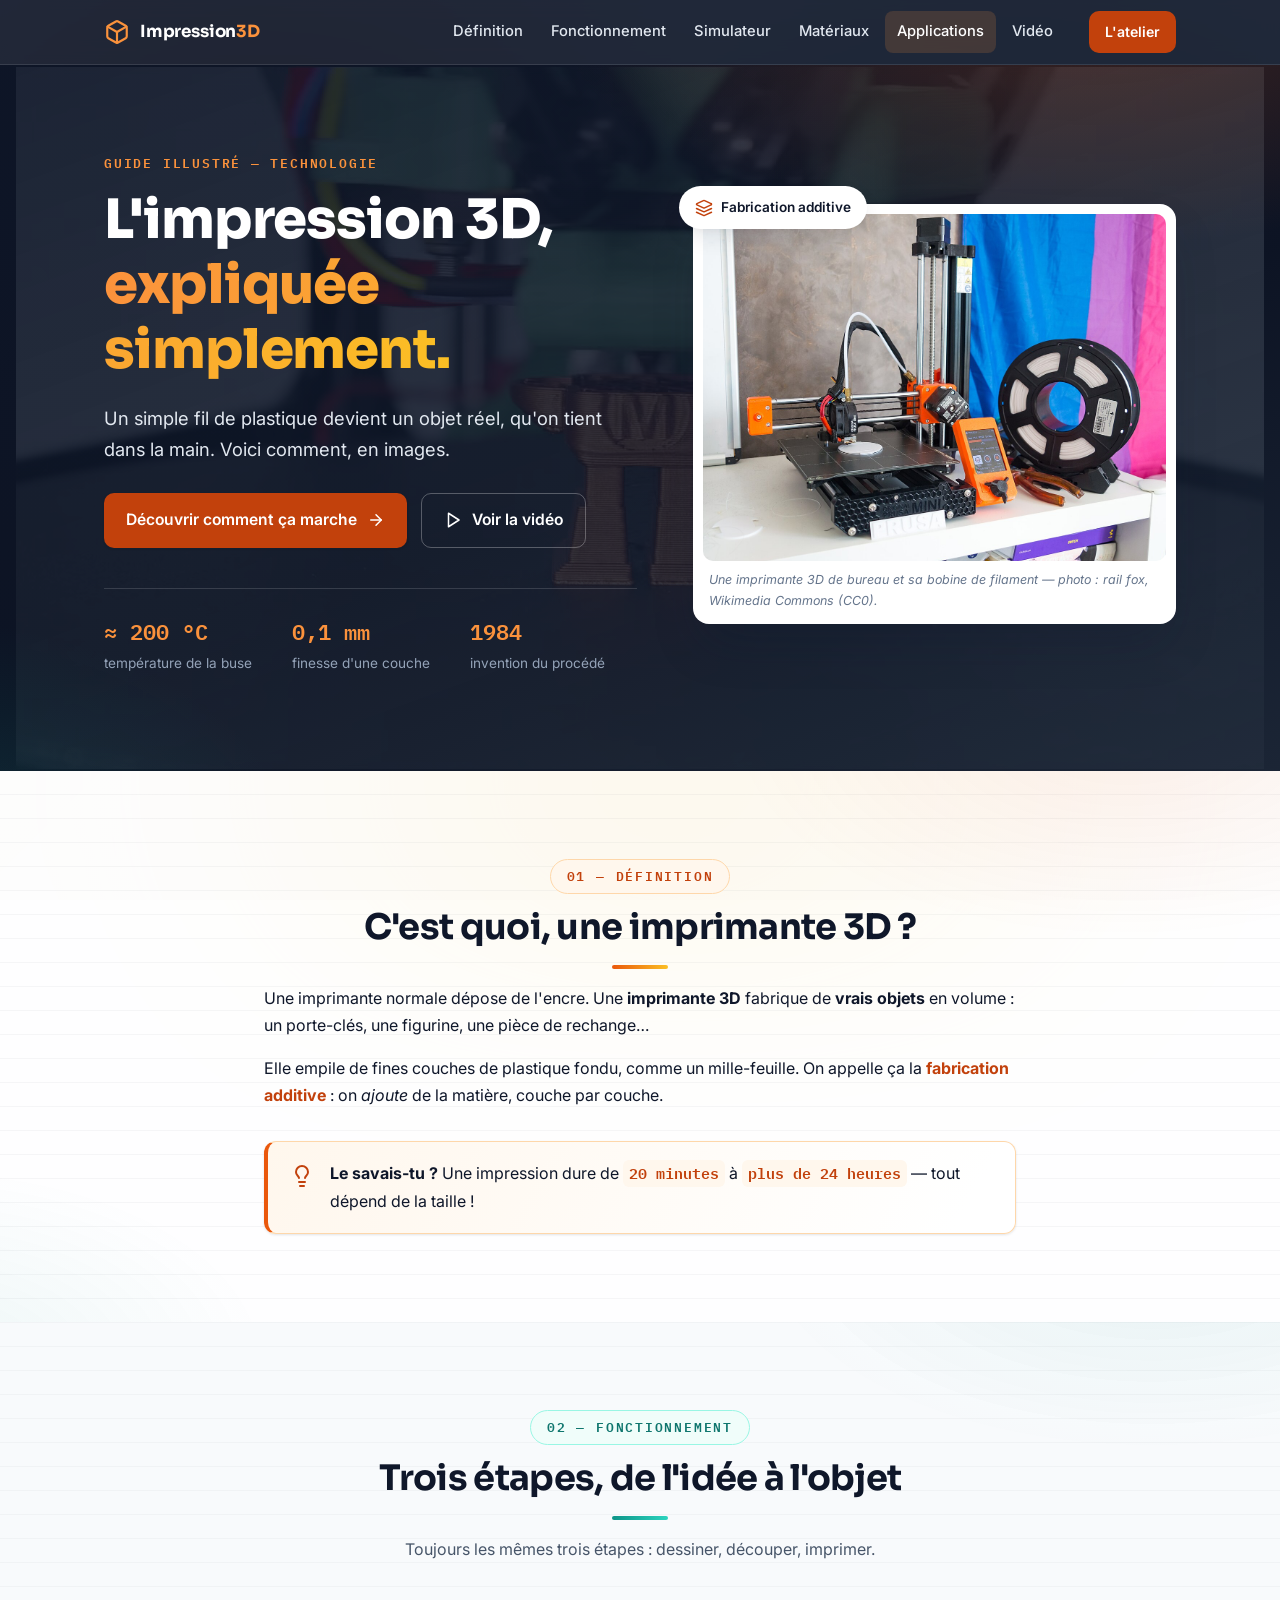
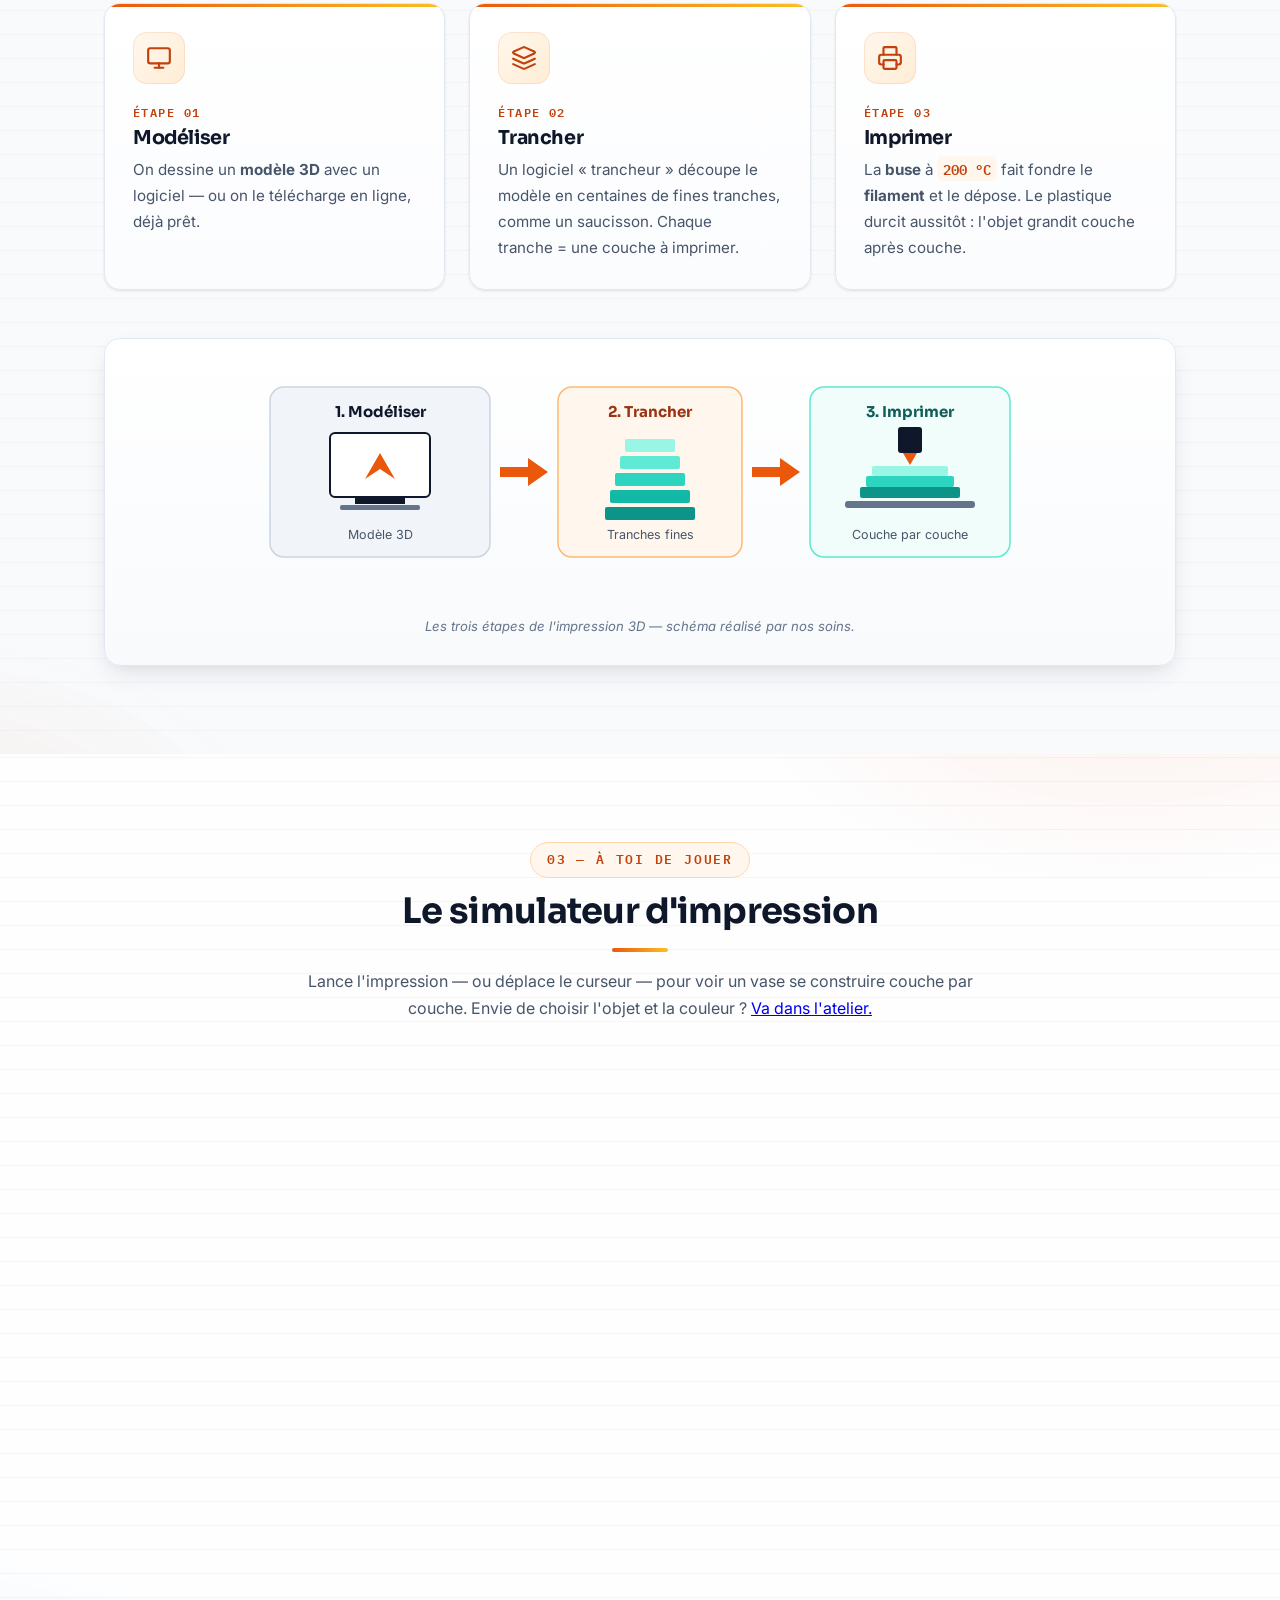
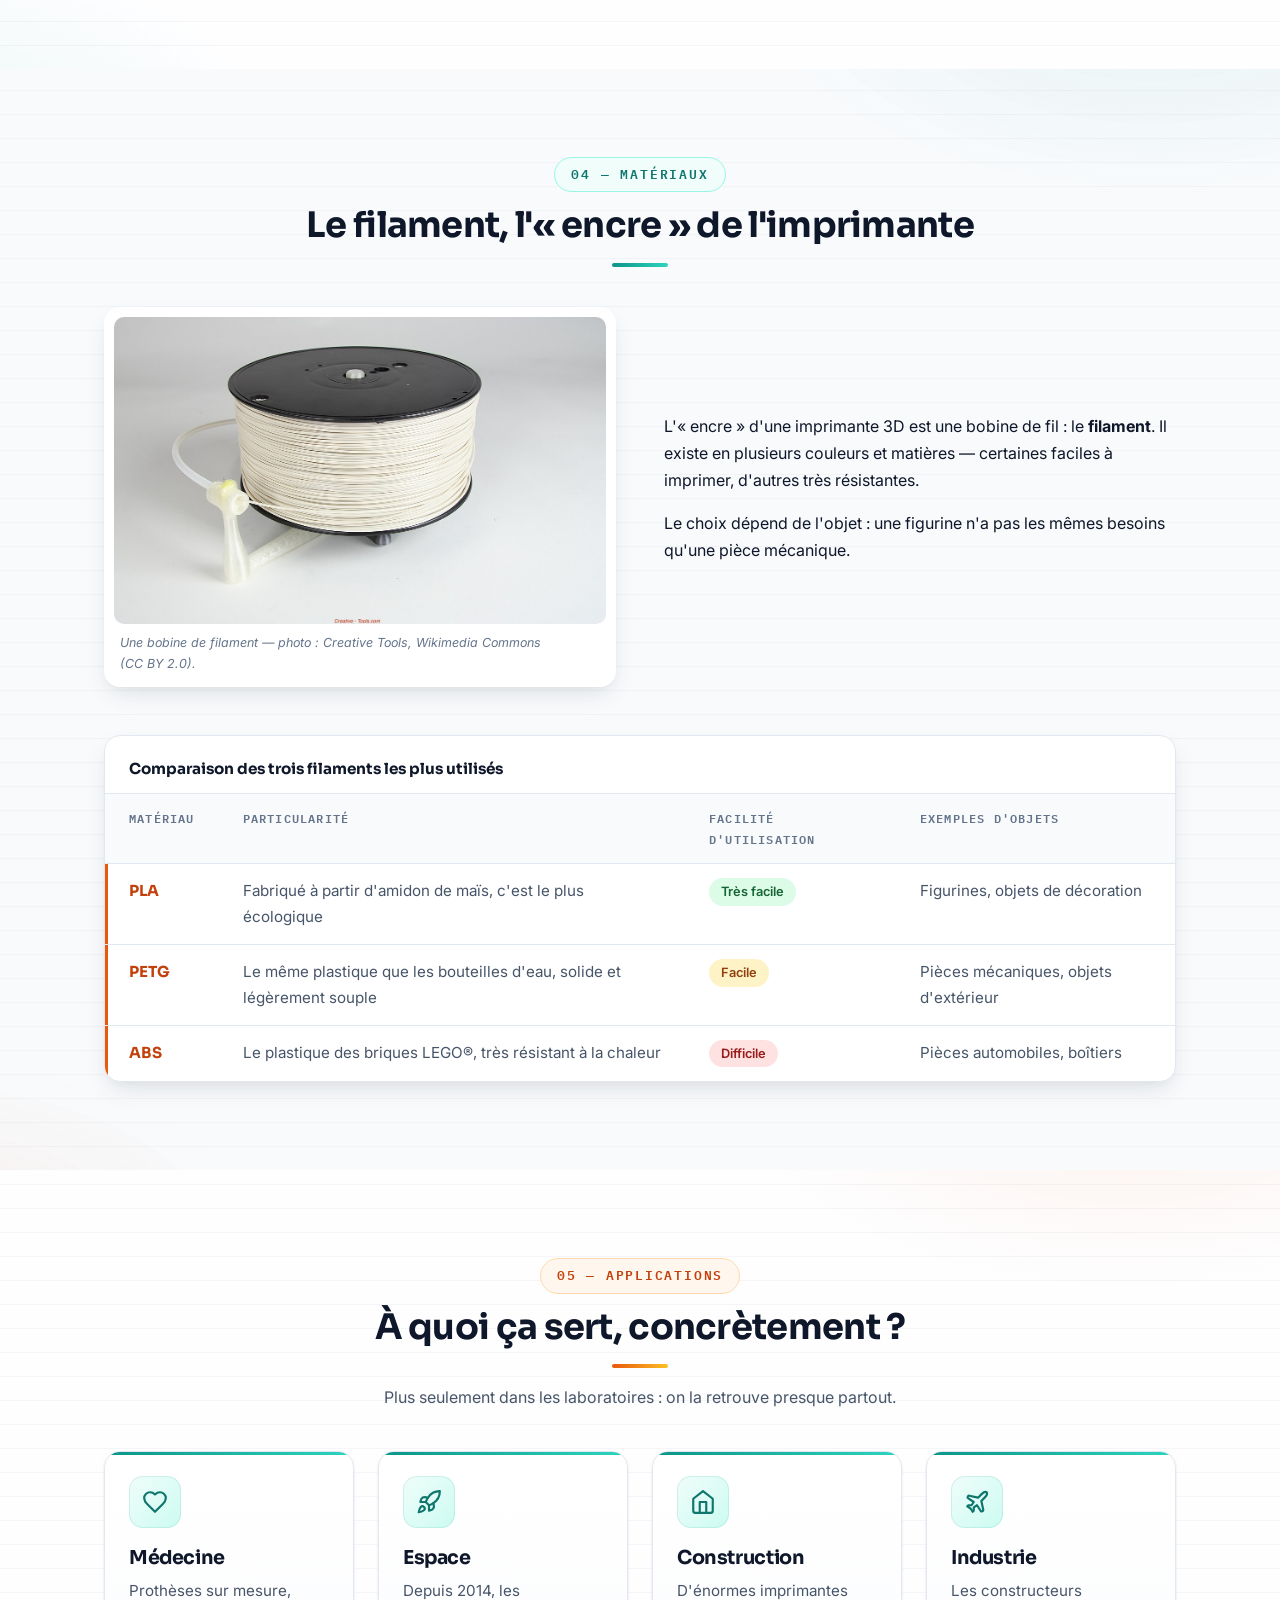
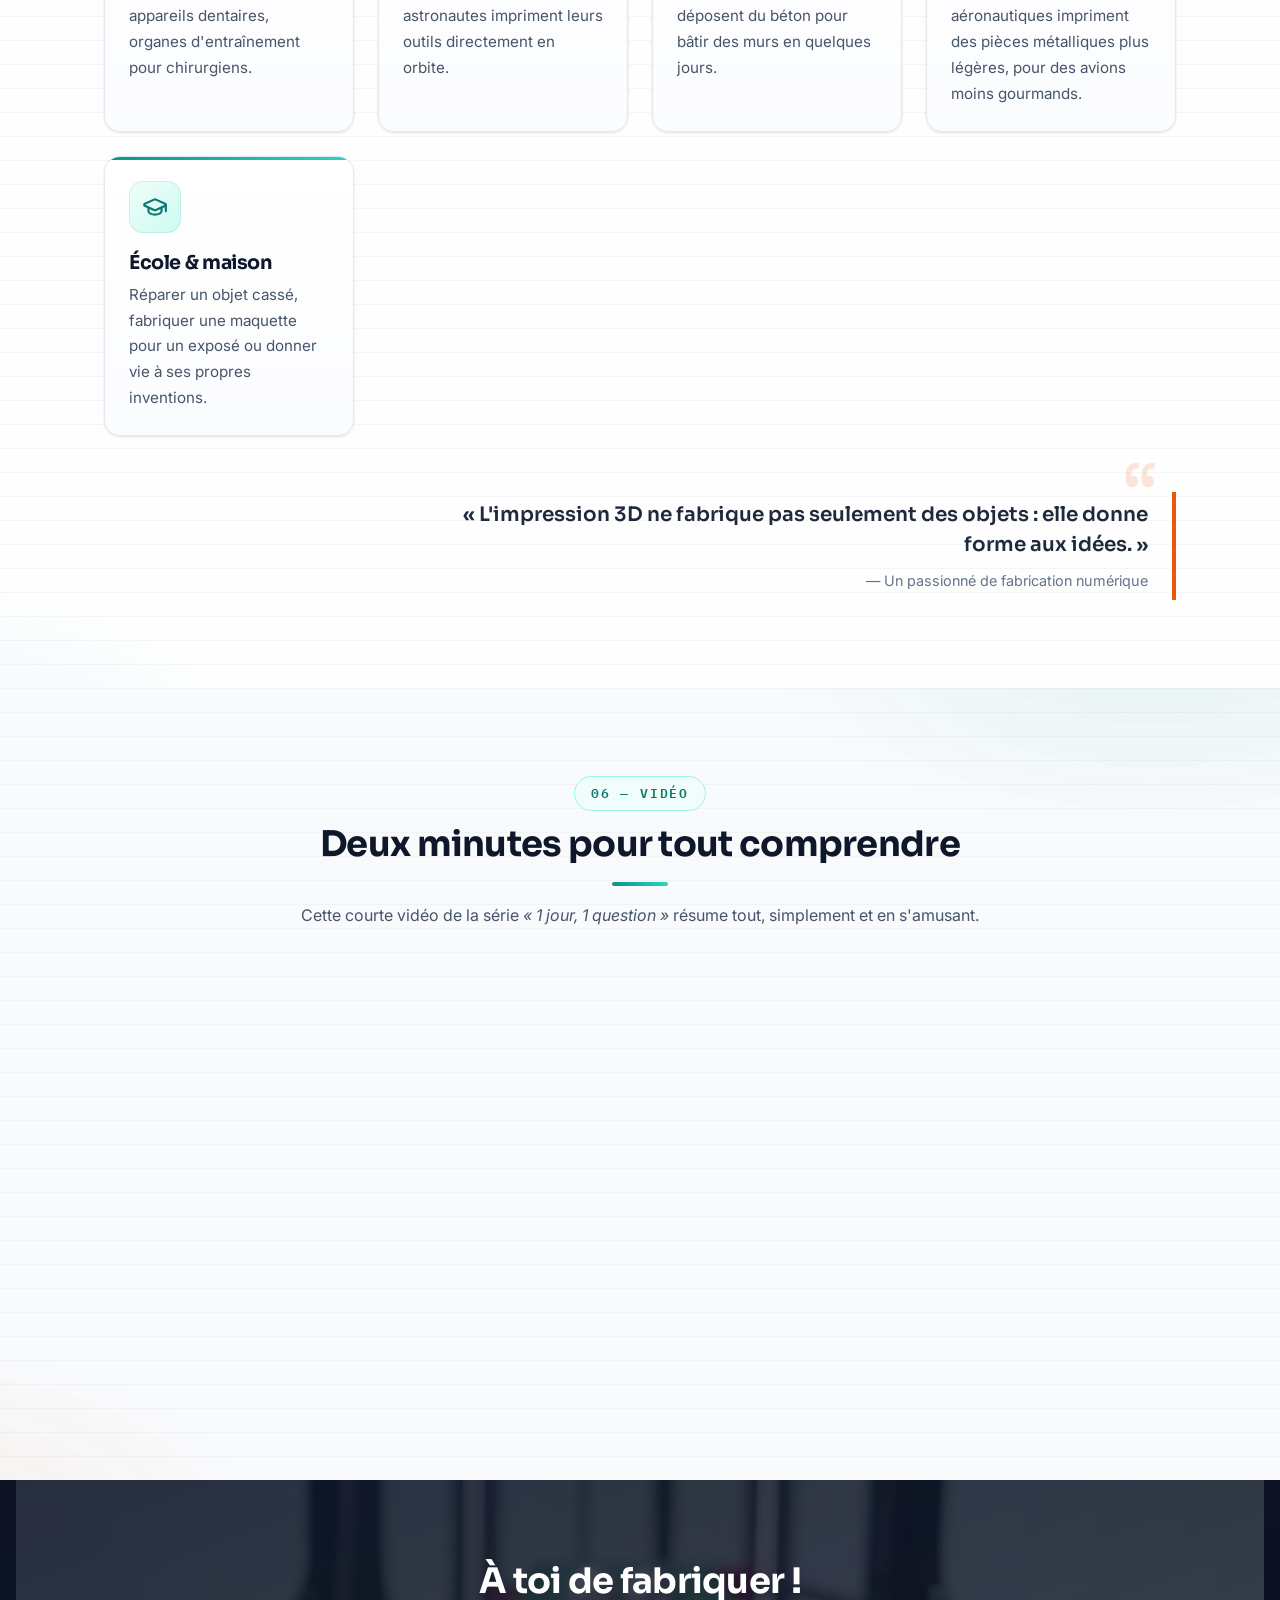
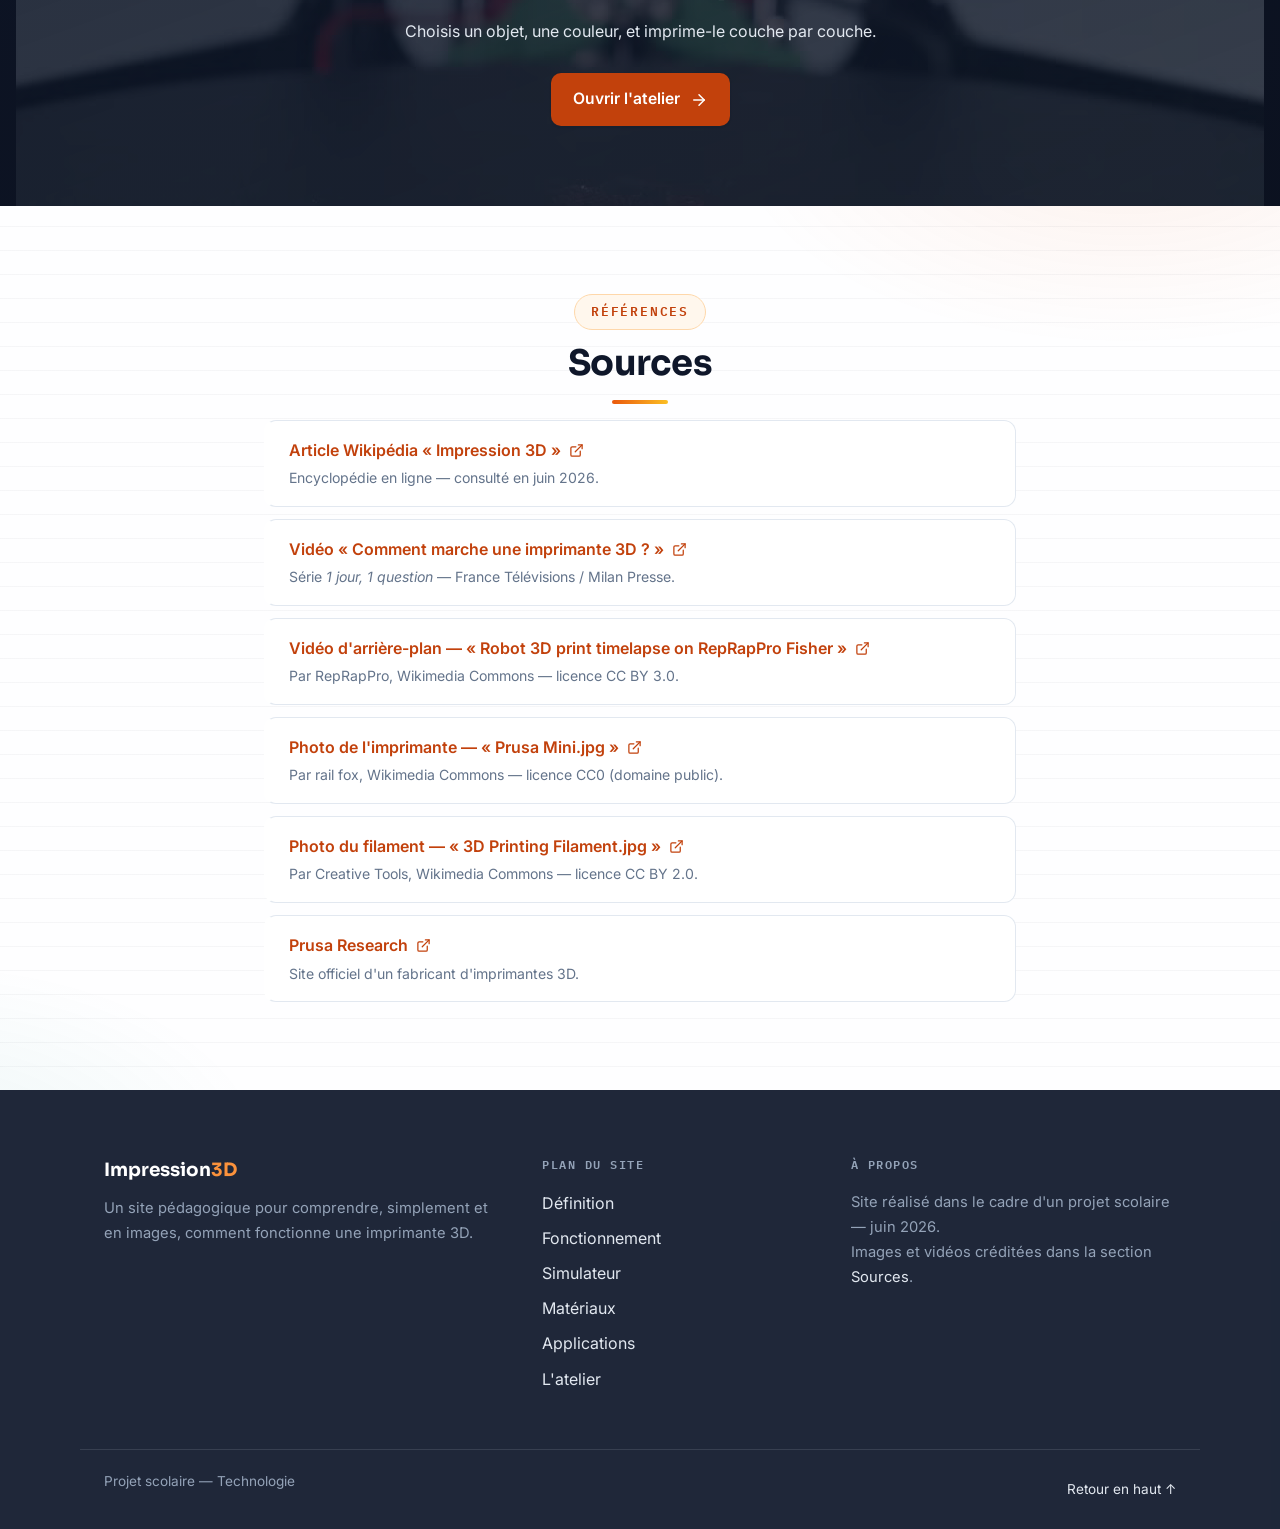
<file: index.html>
<!DOCTYPE html>
<html lang="fr">
<head>
    <meta charset="UTF-8">
    <meta name="viewport" content="width=device-width, initial-scale=1.0">
    <meta name="description" content="Guide simple et illustré pour comprendre le fonctionnement d'une imprimante 3D : modélisation, tranchage, impression couche par couche, matériaux et applications.">
    <title>Impression 3D — Comprendre comment ça marche</title>
    <link rel="preconnect" href="https://fonts.googleapis.com">
    <link rel="preconnect" href="https://fonts.gstatic.com" crossorigin>
    <link href="https://fonts.googleapis.com/css2?family=Inter:ital,wght@0,400;0,500;0,600;1,400&family=Sora:wght@600;700;800&family=IBM+Plex+Mono:wght@500;600&display=swap" rel="stylesheet">
    <link rel="stylesheet" href="style.css">
    <script src="script.js" defer></script>
</head>
<body>

<!-- ===== Fond animé « aurore » derrière les sections claires (décoratif) ===== -->
<div class="fond-abstrait" aria-hidden="true"></div>

<!-- ===== Barre de navigation ===== -->
<header class="navbar">
    <div class="container navbar-inner">
        <a class="logo" href="#accueil" aria-label="Retour à l'accueil">
            <svg class="logo-mark" viewBox="0 0 24 24" fill="none" stroke="currentColor" stroke-width="2" stroke-linecap="round" stroke-linejoin="round" aria-hidden="true">
                <path d="M21 8a2 2 0 0 0-1-1.73l-7-4a2 2 0 0 0-2 0l-7 4A2 2 0 0 0 3 8v8a2 2 0 0 0 1 1.73l7 4a2 2 0 0 0 2 0l7-4A2 2 0 0 0 21 16Z"/>
                <path d="m3.3 7 8.7 5 8.7-5"/><path d="M12 22V12"/>
            </svg>
            <span class="logo-text">Impression<span class="logo-accent">3D</span></span>
        </a>
        <nav class="nav-links" id="menu-principal" aria-label="Navigation principale">
            <a href="#definition">Définition</a>
            <a href="#fonctionnement">Fonctionnement</a>
            <a href="#simulateur">Simulateur</a>
            <a href="#materiaux">Matériaux</a>
            <a href="#applications">Applications</a>
            <a href="#video">Vidéo</a>
        </nav>
        <a class="btn btn-nav" href="atelier.html">L'atelier</a>
        <button class="menu-burger" type="button" aria-expanded="false" aria-controls="menu-principal" aria-label="Ouvrir le menu">
            <svg viewBox="0 0 24 24" fill="none" stroke="currentColor" stroke-width="2" stroke-linecap="round" stroke-linejoin="round" aria-hidden="true"><line x1="4" x2="20" y1="6" y2="6"/><line x1="4" x2="20" y1="12" y2="12"/><line x1="4" x2="20" y1="18" y2="18"/></svg>
        </button>
    </div>
</header>

<main id="accueil">

    <!-- ===== Section héros ===== -->
    <section class="hero">
        <video class="hero-video" autoplay muted loop playsinline aria-hidden="true" tabindex="-1">
            <source src="videos/impression-3d-timelapse.webm" type="video/webm">
        </video>
        <div class="hero-overlay" aria-hidden="true"></div>
        <div class="container hero-grid">
            <div class="hero-text">
                <p class="eyebrow eyebrow-light">Guide illustré — Technologie</p>
                <h1>L'impression 3D,<br><span class="text-gradient">expliquée simplement.</span></h1>
                <p class="lead">
                    Un simple fil de plastique devient un objet réel, qu'on tient dans la main.
                    Voici comment, en images.
                </p>
                <div class="hero-actions">
                    <a class="btn btn-primary" href="#fonctionnement">
                        Découvrir comment ça marche
                        <svg viewBox="0 0 24 24" fill="none" stroke="currentColor" stroke-width="2" stroke-linecap="round" stroke-linejoin="round" aria-hidden="true"><path d="M5 12h14"/><path d="m12 5 7 7-7 7"/></svg>
                    </a>
                    <a class="btn btn-ghost" href="#video">
                        <svg viewBox="0 0 24 24" fill="none" stroke="currentColor" stroke-width="2" stroke-linecap="round" stroke-linejoin="round" aria-hidden="true"><path d="m6 3 14 9-14 9V3z"/></svg>
                        Voir la vidéo
                    </a>
                </div>
                <dl class="hero-stats">
                    <div class="stat">
                        <dt class="stat-value" data-cible="200" data-prefixe="≈ " data-suffixe=" °C">≈ 200 °C</dt>
                        <dd class="stat-label">température de la buse</dd>
                    </div>
                    <div class="stat">
                        <dt class="stat-value" data-cible="0.1" data-decimales="1" data-suffixe=" mm">0,1 mm</dt>
                        <dd class="stat-label">finesse d'une couche</dd>
                    </div>
                    <div class="stat">
                        <dt class="stat-value" data-cible="1984" data-depart="1900">1984</dt>
                        <dd class="stat-label">invention du procédé</dd>
                    </div>
                </dl>
            </div>
            <div class="hero-media">
                <figure class="media-frame">
                    <img src="images/imprimante-3d.jpg" width="960" height="744"
                         alt="Imprimante 3D de bureau Prusa Mini accompagnée de sa bobine de filament blanc">
                    <figcaption>Une imprimante 3D de bureau et sa bobine de filament — photo : rail fox, Wikimedia Commons (CC0).</figcaption>
                </figure>
                <div class="floating-badge" aria-hidden="true">
                    <svg viewBox="0 0 24 24" fill="none" stroke="currentColor" stroke-width="2" stroke-linecap="round" stroke-linejoin="round"><path d="m12.83 2.18a2 2 0 0 0-1.66 0L2.6 6.08a1 1 0 0 0 0 1.83l8.58 3.91a2 2 0 0 0 1.66 0l8.58-3.9a1 1 0 0 0 0-1.84Z"/><path d="m22 17.65-9.17 4.16a2 2 0 0 1-1.66 0L2 17.65"/><path d="m22 12.65-9.17 4.16a2 2 0 0 1-1.66 0L2 12.65"/></svg>
                    Fabrication additive
                </div>
            </div>
        </div>
    </section>

    <!-- ===== Section 1 : définition ===== -->
    <section id="definition" class="section">
        <div class="container narrow">
            <p class="eyebrow centre">01 — Définition</p>
            <h2 class="centre">C'est quoi, une imprimante 3D&nbsp;?</h2>
            <p>
                Une imprimante normale dépose de l'encre. Une <strong>imprimante 3D</strong> fabrique
                de <strong>vrais objets</strong> en volume&nbsp;: un porte-clés, une figurine, une pièce
                de rechange&hellip;
            </p>
            <p>
                Elle empile de fines couches de plastique fondu, comme un mille-feuille. On appelle ça
                la <strong class="texte-accent">fabrication additive</strong>&nbsp;: on <em>ajoute</em>
                de la matière, couche par couche.
            </p>
            <aside class="callout">
                <svg class="callout-icon" viewBox="0 0 24 24" fill="none" stroke="currentColor" stroke-width="2" stroke-linecap="round" stroke-linejoin="round" aria-hidden="true"><path d="M15 14c.2-1 .7-1.7 1.5-2.5 1-.9 1.5-2.2 1.5-3.5A6 6 0 0 0 6 8c0 1 .2 2.2 1.5 3.5.7.7 1.3 1.5 1.5 2.5"/><path d="M9 18h6"/><path d="M10 22h4"/></svg>
                <p><strong>Le savais-tu&nbsp;?</strong> Une impression dure de
                <span class="donnee">20&nbsp;minutes</span> à
                <span class="donnee">plus de 24&nbsp;heures</span> — tout dépend de la taille&nbsp;!</p>
            </aside>
        </div>
    </section>

    <!-- ===== Section 2 : fonctionnement ===== -->
    <section id="fonctionnement" class="section section-alt">
        <div class="container">
            <p class="eyebrow centre">02 — Fonctionnement</p>
            <h2 class="centre">Trois étapes, de l'idée à l'objet</h2>
            <p class="section-intro centre">
                Toujours les mêmes trois étapes&nbsp;: dessiner, découper, imprimer.
            </p>

            <div class="cards-3">
                <article class="card">
                    <div class="card-icon">
                        <svg viewBox="0 0 24 24" fill="none" stroke="currentColor" stroke-width="2" stroke-linecap="round" stroke-linejoin="round" aria-hidden="true"><rect width="20" height="14" x="2" y="3" rx="2"/><line x1="8" x2="16" y1="21" y2="21"/><line x1="12" x2="12" y1="17" y2="21"/></svg>
                    </div>
                    <p class="card-step">Étape 01</p>
                    <h3>Modéliser</h3>
                    <p>
                        On dessine un <strong>modèle 3D</strong> avec un logiciel — ou on le télécharge
                        en ligne, déjà prêt.
                    </p>
                </article>
                <article class="card">
                    <div class="card-icon">
                        <svg viewBox="0 0 24 24" fill="none" stroke="currentColor" stroke-width="2" stroke-linecap="round" stroke-linejoin="round" aria-hidden="true"><path d="m12.83 2.18a2 2 0 0 0-1.66 0L2.6 6.08a1 1 0 0 0 0 1.83l8.58 3.91a2 2 0 0 0 1.66 0l8.58-3.9a1 1 0 0 0 0-1.84Z"/><path d="m22 17.65-9.17 4.16a2 2 0 0 1-1.66 0L2 17.65"/><path d="m22 12.65-9.17 4.16a2 2 0 0 1-1.66 0L2 12.65"/></svg>
                    </div>
                    <p class="card-step">Étape 02</p>
                    <h3>Trancher</h3>
                    <p>
                        Un logiciel «&nbsp;trancheur&nbsp;» découpe le modèle en centaines de fines
                        tranches, comme un saucisson. Chaque tranche&nbsp;= une couche à imprimer.
                    </p>
                </article>
                <article class="card">
                    <div class="card-icon">
                        <svg viewBox="0 0 24 24" fill="none" stroke="currentColor" stroke-width="2" stroke-linecap="round" stroke-linejoin="round" aria-hidden="true"><path d="M6 18H4a2 2 0 0 1-2-2v-5a2 2 0 0 1 2-2h16a2 2 0 0 1 2 2v5a2 2 0 0 1-2 2h-2"/><rect x="6" y="14" width="12" height="8" rx="1"/><path d="M6 9V3a1 1 0 0 1 1-1h10a1 1 0 0 1 1 1v6"/></svg>
                    </div>
                    <p class="card-step">Étape 03</p>
                    <h3>Imprimer</h3>
                    <p>
                        La <strong>buse</strong> à <span class="donnee">200&nbsp;°C</span> fait fondre le
                        <strong>filament</strong> et le dépose. Le plastique durcit aussitôt&nbsp;: l'objet
                        grandit couche après couche.
                    </p>
                </article>
            </div>

            <figure class="diagramme">
                <svg viewBox="0 0 760 230" xmlns="http://www.w3.org/2000/svg" role="img" aria-label="Schéma des trois étapes de l'impression 3D : modélisation, tranchage, impression couche par couche">
                    <!-- Étape 1 : ordinateur -->
                    <rect x="10" y="20" width="220" height="170" rx="14" fill="#f1f5f9" stroke="#cbd5e1" stroke-width="1.5"/>
                    <text x="120" y="50" text-anchor="middle" font-size="15" font-weight="700" fill="#0f172a" font-family="Sora, Inter, sans-serif">1. Modéliser</text>
                    <rect x="70" y="66" width="100" height="64" rx="5" fill="#ffffff" stroke="#0f172a" stroke-width="2"/>
                    <polygon points="105,112 120,86 135,112 120,102" fill="#ea580c"/>
                    <rect x="95" y="130" width="50" height="7" fill="#0f172a"/>
                    <rect x="80" y="138" width="80" height="5" rx="2" fill="#64748b"/>
                    <text x="120" y="172" text-anchor="middle" font-size="12.5" fill="#475569" font-family="Inter, sans-serif">Modèle 3D</text>
                    <!-- Flèche -->
                    <polygon points="240,100 268,100 268,91 288,105 268,119 268,110 240,110" fill="#ea580c"/>
                    <!-- Étape 2 : tranchage -->
                    <rect x="298" y="20" width="184" height="170" rx="14" fill="#fff7ed" stroke="#fdba74" stroke-width="1.5"/>
                    <text x="390" y="50" text-anchor="middle" font-size="15" font-weight="700" fill="#9a3412" font-family="Sora, Inter, sans-serif">2. Trancher</text>
                    <rect x="345" y="140" width="90" height="13" rx="2" fill="#0d9488"/>
                    <rect x="350" y="123" width="80" height="13" rx="2" fill="#14b8a6"/>
                    <rect x="355" y="106" width="70" height="13" rx="2" fill="#2dd4bf"/>
                    <rect x="360" y="89" width="60" height="13" rx="2" fill="#5eead4"/>
                    <rect x="365" y="72" width="50" height="13" rx="2" fill="#99f6e4"/>
                    <text x="390" y="172" text-anchor="middle" font-size="12.5" fill="#475569" font-family="Inter, sans-serif">Tranches fines</text>
                    <!-- Flèche -->
                    <polygon points="492,100 520,100 520,91 540,105 520,119 520,110 492,110" fill="#ea580c"/>
                    <!-- Étape 3 : impression -->
                    <rect x="550" y="20" width="200" height="170" rx="14" fill="#f0fdfa" stroke="#5eead4" stroke-width="1.5"/>
                    <text x="650" y="50" text-anchor="middle" font-size="15" font-weight="700" fill="#115e59" font-family="Sora, Inter, sans-serif">3. Imprimer</text>
                    <rect x="638" y="60" width="24" height="26" rx="3" fill="#0f172a"/>
                    <polygon points="643,86 657,86 650,98" fill="#ea580c"/>
                    <rect x="600" y="120" width="100" height="11" rx="2" fill="#0d9488"/>
                    <rect x="606" y="109" width="88" height="11" rx="2" fill="#2dd4bf"/>
                    <rect x="612" y="99" width="76" height="10" rx="2" fill="#99f6e4"/>
                    <rect x="585" y="134" width="130" height="7" rx="3" fill="#64748b"/>
                    <text x="650" y="172" text-anchor="middle" font-size="12.5" fill="#475569" font-family="Inter, sans-serif">Couche par couche</text>
                </svg>
                <figcaption>Les trois étapes de l'impression 3D — schéma réalisé par nos soins.</figcaption>
            </figure>
        </div>
    </section>

    <!-- ===== Section 3 : simulateur interactif ===== -->
    <section id="simulateur" class="section">
        <div class="container narrow">
            <p class="eyebrow centre">03 — À toi de jouer</p>
            <h2 class="centre">Le simulateur d'impression</h2>
            <p class="section-intro centre">
                Lance l'impression — ou déplace le curseur — pour voir un vase se construire
                couche par couche. Envie de choisir l'objet et la couleur&nbsp;?
                <a href="atelier.html">Va dans l'atelier.</a>
            </p>
            <div class="simulateur-carte">
                <canvas id="canvas-impression" width="720" height="400"
                        role="img" aria-label="Animation interactive : un vase est construit couche par couche sur le plateau d'une imprimante 3D"></canvas>
                <div class="simulateur-controles">
                    <button id="btn-lecture" class="btn btn-primary" type="button">
                        <svg id="icone-play" viewBox="0 0 24 24" fill="none" stroke="currentColor" stroke-width="2" stroke-linecap="round" stroke-linejoin="round" aria-hidden="true"><path d="m6 3 14 9-14 9V3z"/></svg>
                        <svg id="icone-pause" viewBox="0 0 24 24" fill="none" stroke="currentColor" stroke-width="2" stroke-linecap="round" stroke-linejoin="round" aria-hidden="true" hidden><rect x="14" y="4" width="4" height="16" rx="1"/><rect x="6" y="4" width="4" height="16" rx="1"/></svg>
                        <span id="btn-lecture-texte">Imprimer</span>
                    </button>
                    <input type="range" id="curseur-couches" min="0" max="48" value="0" step="1"
                           aria-label="Nombre de couches imprimées">
                    <p class="compteur-couches" aria-live="polite"><span id="affichage-couches">Couche 0 / 48</span></p>
                </div>
                <noscript><p class="noscript-avert">Active JavaScript pour utiliser le simulateur interactif.</p></noscript>
            </div>
        </div>
    </section>

    <!-- ===== Section 4 : matériaux ===== -->
    <section id="materiaux" class="section section-alt">
        <div class="container">
            <p class="eyebrow centre">04 — Matériaux</p>
            <h2 class="centre">Le filament, l'« encre » de l'imprimante</h2>
            <div class="deux-colonnes">
                <figure class="media-frame">
                    <img src="images/filament.jpg" width="960" height="540" loading="lazy"
                         alt="Bobine de filament plastique blanc utilisée par une imprimante 3D">
                    <figcaption>Une bobine de filament — photo : Creative Tools, Wikimedia Commons (CC&nbsp;BY&nbsp;2.0).</figcaption>
                </figure>
                <div>
                    <p>
                        L'«&nbsp;encre&nbsp;» d'une imprimante 3D est une bobine de fil&nbsp;: le
                        <strong>filament</strong>. Il existe en plusieurs couleurs et matières —
                        certaines faciles à imprimer, d'autres très résistantes.
                    </p>
                    <p>
                        Le choix dépend de l'objet&nbsp;: une figurine n'a pas les mêmes besoins
                        qu'une pièce mécanique.
                    </p>
                </div>
            </div>

            <div class="table-wrap">
                <table>
                    <caption>Comparaison des trois filaments les plus utilisés</caption>
                    <thead>
                        <tr>
                            <th scope="col">Matériau</th>
                            <th scope="col">Particularité</th>
                            <th scope="col">Facilité d'utilisation</th>
                            <th scope="col">Exemples d'objets</th>
                        </tr>
                    </thead>
                    <tbody>
                        <tr>
                            <th scope="row">PLA</th>
                            <td>Fabriqué à partir d'amidon de maïs, c'est le plus écologique</td>
                            <td><span class="badge badge-vert">Très facile</span></td>
                            <td>Figurines, objets de décoration</td>
                        </tr>
                        <tr>
                            <th scope="row">PETG</th>
                            <td>Le même plastique que les bouteilles d'eau, solide et légèrement souple</td>
                            <td><span class="badge badge-ambre">Facile</span></td>
                            <td>Pièces mécaniques, objets d'extérieur</td>
                        </tr>
                        <tr>
                            <th scope="row">ABS</th>
                            <td>Le plastique des briques LEGO®, très résistant à la chaleur</td>
                            <td><span class="badge badge-rouge">Difficile</span></td>
                            <td>Pièces automobiles, boîtiers</td>
                        </tr>
                    </tbody>
                </table>
            </div>
        </div>
    </section>

    <!-- ===== Section 5 : applications ===== -->
    <section id="applications" class="section">
        <div class="container">
            <p class="eyebrow centre">05 — Applications</p>
            <h2 class="centre">À quoi ça sert, concrètement&nbsp;?</h2>
            <p class="section-intro centre">
                Plus seulement dans les laboratoires&nbsp;: on la retrouve presque partout.
            </p>
            <div class="cards-grid">
                <article class="card card-compacte">
                    <div class="card-icon card-icon-teal">
                        <svg viewBox="0 0 24 24" fill="none" stroke="currentColor" stroke-width="2" stroke-linecap="round" stroke-linejoin="round" aria-hidden="true"><path d="M19 14c1.49-1.46 3-3.21 3-5.5A5.5 5.5 0 0 0 16.5 3c-1.76 0-3 .5-4.5 2-1.5-1.5-2.74-2-4.5-2A5.5 5.5 0 0 0 2 8.5c0 2.3 1.5 4.05 3 5.5l7 7Z"/></svg>
                    </div>
                    <h3>Médecine</h3>
                    <p>Prothèses sur mesure, appareils dentaires, organes d'entraînement pour chirurgiens.</p>
                </article>
                <article class="card card-compacte">
                    <div class="card-icon card-icon-teal">
                        <svg viewBox="0 0 24 24" fill="none" stroke="currentColor" stroke-width="2" stroke-linecap="round" stroke-linejoin="round" aria-hidden="true"><path d="M4.5 16.5c-1.5 1.26-2 5-2 5s3.74-.5 5-2c.71-.84.7-2.13-.09-2.91a2.18 2.18 0 0 0-2.91-.09z"/><path d="m12 15-3-3a22 22 0 0 1 2-3.95A12.88 12.88 0 0 1 22 2c0 2.72-.78 7.5-6 11a22.35 22.35 0 0 1-4 2z"/><path d="M9 12H4s.55-3.03 2-4c1.62-1.08 5 0 5 0"/><path d="M12 15v5s3.03-.55 4-2c1.08-1.62 0-5 0-5"/></svg>
                    </div>
                    <h3>Espace</h3>
                    <p>Depuis 2014, les astronautes impriment leurs outils directement en orbite.</p>
                </article>
                <article class="card card-compacte">
                    <div class="card-icon card-icon-teal">
                        <svg viewBox="0 0 24 24" fill="none" stroke="currentColor" stroke-width="2" stroke-linecap="round" stroke-linejoin="round" aria-hidden="true"><path d="m3 9 9-7 9 7v11a2 2 0 0 1-2 2H5a2 2 0 0 1-2-2z"/><polyline points="9 22 9 12 15 12 15 22"/></svg>
                    </div>
                    <h3>Construction</h3>
                    <p>D'énormes imprimantes déposent du béton pour bâtir des murs en quelques jours.</p>
                </article>
                <article class="card card-compacte">
                    <div class="card-icon card-icon-teal">
                        <svg viewBox="0 0 24 24" fill="none" stroke="currentColor" stroke-width="2" stroke-linecap="round" stroke-linejoin="round" aria-hidden="true"><path d="M17.8 19.2 16 11l3.5-3.5C21 6 21.5 4 21 3c-1-.5-3 0-4.5 1.5L13 8 4.8 6.2c-.5-.1-.9.1-1.1.5l-.3.5c-.2.5-.1 1 .3 1.3L9 12l-2 3H4l-1 1 3 2 2 3 1-1v-3l3-2 3.5 5.3c.3.4.8.5 1.3.3l.5-.2c.4-.3.6-.7.5-1.2z"/></svg>
                    </div>
                    <h3>Industrie</h3>
                    <p>Les constructeurs aéronautiques impriment des pièces métalliques plus légères, pour des avions moins gourmands.</p>
                </article>
                <article class="card card-compacte">
                    <div class="card-icon card-icon-teal">
                        <svg viewBox="0 0 24 24" fill="none" stroke="currentColor" stroke-width="2" stroke-linecap="round" stroke-linejoin="round" aria-hidden="true"><path d="M21.42 10.922a1 1 0 0 0-.019-1.838L12.83 5.18a2 2 0 0 0-1.66 0L2.6 9.08a1 1 0 0 0 0 1.832l8.57 3.908a2 2 0 0 0 1.66 0z"/><path d="M22 10v6"/><path d="M6 12.5V16a6 3 0 0 0 12 0v-3.5"/></svg>
                    </div>
                    <h3>École &amp; maison</h3>
                    <p>Réparer un objet cassé, fabriquer une maquette pour un exposé ou donner vie à ses propres inventions.</p>
                </article>
            </div>

            <blockquote class="citation">
                «&nbsp;L'impression 3D ne fabrique pas seulement des objets&nbsp;:
                elle donne forme aux idées.&nbsp;»
                <cite>— Un passionné de fabrication numérique</cite>
            </blockquote>
        </div>
    </section>

    <!-- ===== Section 6 : vidéo ===== -->
    <section id="video" class="section section-alt">
        <div class="container narrow">
            <p class="eyebrow centre">06 — Vidéo</p>
            <h2 class="centre">Deux minutes pour tout comprendre</h2>
            <p class="section-intro centre">
                Cette courte vidéo de la série <em>«&nbsp;1 jour, 1 question&nbsp;»</em> résume
                tout, simplement et en s'amusant.
            </p>
            <div class="cadre-video">
                <iframe src="https://www.youtube-nocookie.com/embed/wOCCVW6zsdU"
                        title="Comment marche une imprimante 3D ? — 1 jour, 1 question"
                        loading="lazy"
                        allow="accelerometer; autoplay; clipboard-write; encrypted-media; gyroscope; picture-in-picture"
                        allowfullscreen></iframe>
            </div>
        </div>
    </section>

    <!-- ===== Bande d'appel à l'action (vidéo en boucle) ===== -->
    <section class="bande-cta">
        <video class="bande-video" autoplay muted loop playsinline aria-hidden="true" tabindex="-1">
            <source src="videos/impression-3d-timelapse.webm" type="video/webm">
        </video>
        <div class="bande-overlay" aria-hidden="true"></div>
        <div class="container bande-contenu">
            <h2>À toi de fabriquer&nbsp;!</h2>
            <p>Choisis un objet, une couleur, et imprime-le couche par couche.</p>
            <a class="btn btn-primary" href="atelier.html">
                Ouvrir l'atelier
                <svg viewBox="0 0 24 24" fill="none" stroke="currentColor" stroke-width="2" stroke-linecap="round" stroke-linejoin="round" aria-hidden="true"><path d="M5 12h14"/><path d="m12 5 7 7-7 7"/></svg>
            </a>
        </div>
    </section>

    <!-- ===== Sources ===== -->
    <section id="sources" class="section">
        <div class="container narrow">
            <p class="eyebrow centre">Références</p>
            <h2 class="centre">Sources</h2>
            <ul class="liste-sources">
                <li>
                    <a href="https://fr.wikipedia.org/wiki/Impression_3D" target="_blank" rel="noopener">
                        Article Wikipédia «&nbsp;Impression 3D&nbsp;»
                        <svg viewBox="0 0 24 24" fill="none" stroke="currentColor" stroke-width="2" stroke-linecap="round" stroke-linejoin="round" aria-hidden="true"><path d="M15 3h6v6"/><path d="M10 14 21 3"/><path d="M18 13v6a2 2 0 0 1-2 2H5a2 2 0 0 1-2-2V8a2 2 0 0 1 2-2h6"/></svg>
                    </a>
                    <span>Encyclopédie en ligne — consulté en juin 2026.</span>
                </li>
                <li>
                    <a href="https://www.youtube.com/watch?v=wOCCVW6zsdU" target="_blank" rel="noopener">
                        Vidéo «&nbsp;Comment marche une imprimante 3D&nbsp;?&nbsp;»
                        <svg viewBox="0 0 24 24" fill="none" stroke="currentColor" stroke-width="2" stroke-linecap="round" stroke-linejoin="round" aria-hidden="true"><path d="M15 3h6v6"/><path d="M10 14 21 3"/><path d="M18 13v6a2 2 0 0 1-2 2H5a2 2 0 0 1-2-2V8a2 2 0 0 1 2-2h6"/></svg>
                    </a>
                    <span>Série <em>1 jour, 1 question</em> — France Télévisions / Milan Presse.</span>
                </li>
                <li>
                    <a href="https://commons.wikimedia.org/wiki/File:Robot_3D_print_timelapse_on_RepRapPro_Fisher.webm" target="_blank" rel="noopener">
                        Vidéo d'arrière-plan — «&nbsp;Robot 3D print timelapse on RepRapPro Fisher&nbsp;»
                        <svg viewBox="0 0 24 24" fill="none" stroke="currentColor" stroke-width="2" stroke-linecap="round" stroke-linejoin="round" aria-hidden="true"><path d="M15 3h6v6"/><path d="M10 14 21 3"/><path d="M18 13v6a2 2 0 0 1-2 2H5a2 2 0 0 1-2-2V8a2 2 0 0 1 2-2h6"/></svg>
                    </a>
                    <span>Par RepRapPro, Wikimedia Commons — licence CC&nbsp;BY&nbsp;3.0.</span>
                </li>
                <li>
                    <a href="https://commons.wikimedia.org/wiki/File:Prusa_Mini.jpg" target="_blank" rel="noopener">
                        Photo de l'imprimante — «&nbsp;Prusa Mini.jpg&nbsp;»
                        <svg viewBox="0 0 24 24" fill="none" stroke="currentColor" stroke-width="2" stroke-linecap="round" stroke-linejoin="round" aria-hidden="true"><path d="M15 3h6v6"/><path d="M10 14 21 3"/><path d="M18 13v6a2 2 0 0 1-2 2H5a2 2 0 0 1-2-2V8a2 2 0 0 1 2-2h6"/></svg>
                    </a>
                    <span>Par rail fox, Wikimedia Commons — licence CC0 (domaine public).</span>
                </li>
                <li>
                    <a href="https://commons.wikimedia.org/wiki/File:3D_Printing_Filament.jpg" target="_blank" rel="noopener">
                        Photo du filament — «&nbsp;3D Printing Filament.jpg&nbsp;»
                        <svg viewBox="0 0 24 24" fill="none" stroke="currentColor" stroke-width="2" stroke-linecap="round" stroke-linejoin="round" aria-hidden="true"><path d="M15 3h6v6"/><path d="M10 14 21 3"/><path d="M18 13v6a2 2 0 0 1-2 2H5a2 2 0 0 1-2-2V8a2 2 0 0 1 2-2h6"/></svg>
                    </a>
                    <span>Par Creative Tools, Wikimedia Commons — licence CC&nbsp;BY&nbsp;2.0.</span>
                </li>
                <li>
                    <a href="https://www.prusa3d.com/fr/" target="_blank" rel="noopener">
                        Prusa Research
                        <svg viewBox="0 0 24 24" fill="none" stroke="currentColor" stroke-width="2" stroke-linecap="round" stroke-linejoin="round" aria-hidden="true"><path d="M15 3h6v6"/><path d="M10 14 21 3"/><path d="M18 13v6a2 2 0 0 1-2 2H5a2 2 0 0 1-2-2V8a2 2 0 0 1 2-2h6"/></svg>
                    </a>
                    <span>Site officiel d'un fabricant d'imprimantes 3D.</span>
                </li>
            </ul>
        </div>
    </section>

</main>

<!-- ===== Pied de page ===== -->
<footer class="footer">
    <div class="container footer-grid">
        <div>
            <p class="footer-logo">Impression<span class="logo-accent">3D</span></p>
            <p class="footer-blurb">
                Un site pédagogique pour comprendre, simplement et en images,
                comment fonctionne une imprimante 3D.
            </p>
        </div>
        <nav aria-label="Plan du site">
            <p class="footer-titre">Plan du site</p>
            <ul>
                <li><a href="#definition">Définition</a></li>
                <li><a href="#fonctionnement">Fonctionnement</a></li>
                <li><a href="#simulateur">Simulateur</a></li>
                <li><a href="#materiaux">Matériaux</a></li>
                <li><a href="#applications">Applications</a></li>
                <li><a href="atelier.html">L'atelier</a></li>
            </ul>
        </nav>
        <div>
            <p class="footer-titre">À propos</p>
            <p class="footer-blurb">
                Site réalisé dans le cadre d'un projet scolaire — juin 2026.<br>
                Images et vidéos créditées dans la section <a href="#sources">Sources</a>.
            </p>
        </div>
    </div>
    <div class="container footer-bas">
        <p>Projet scolaire — Technologie</p>
        <a href="#accueil">Retour en haut ↑</a>
    </div>
</footer>

<button id="retour-haut" type="button" aria-label="Retour en haut de la page" hidden>
    <svg viewBox="0 0 24 24" fill="none" stroke="currentColor" stroke-width="2" stroke-linecap="round" stroke-linejoin="round" aria-hidden="true"><path d="m18 15-6-6-6 6"/></svg>
</button>

</body>
</html>
</file>
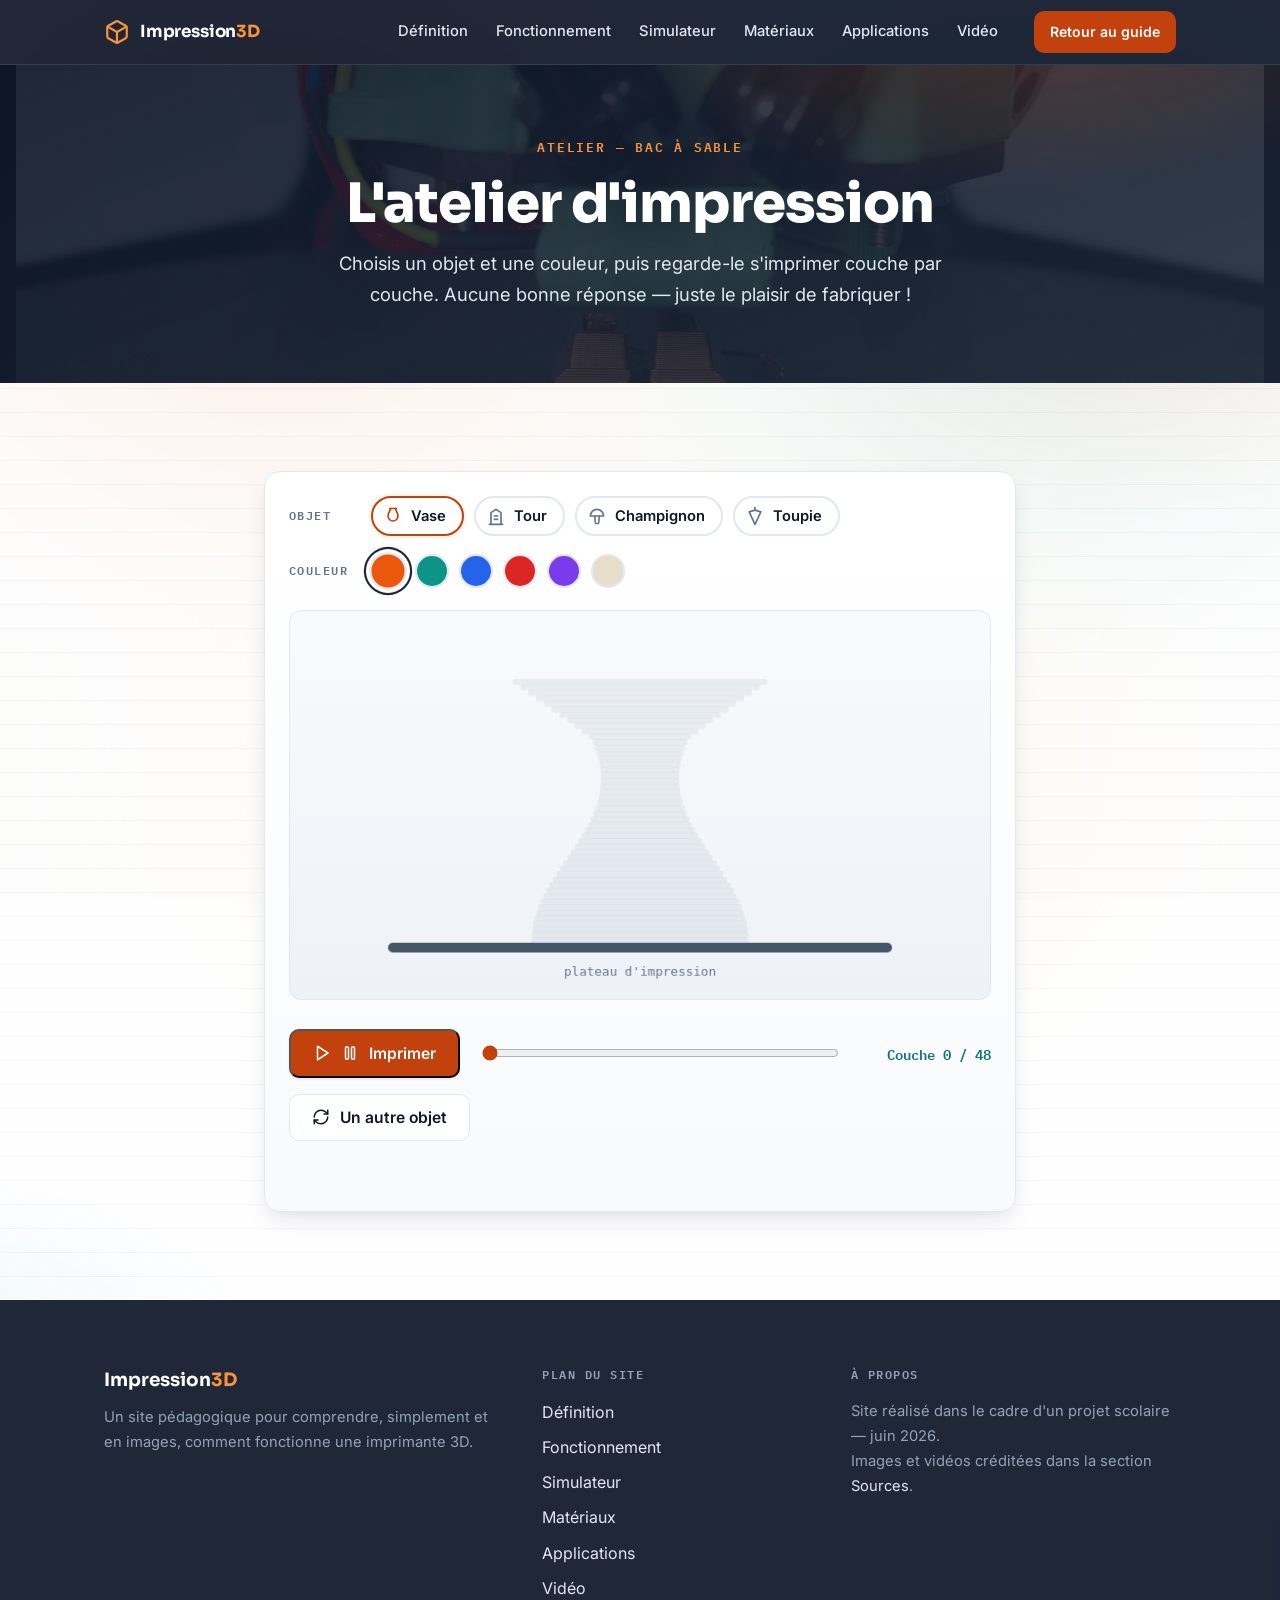
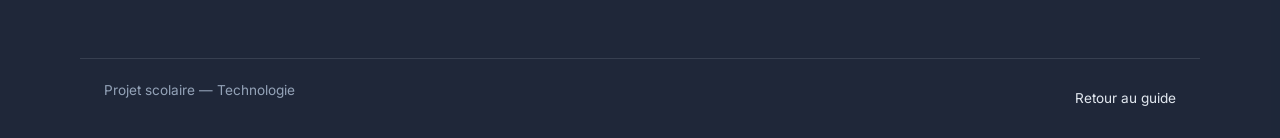
<file: atelier.html>
<!DOCTYPE html>
<html lang="fr">
<head>
    <meta charset="UTF-8">
    <meta name="viewport" content="width=device-width, initial-scale=1.0">
    <meta name="description" content="L'atelier d'impression 3D : choisis un objet et une couleur de filament, puis regarde-le s'imprimer couche par couche.">
    <title>L'atelier — Impression 3D</title>
    <link rel="preconnect" href="https://fonts.googleapis.com">
    <link rel="preconnect" href="https://fonts.gstatic.com" crossorigin>
    <link href="https://fonts.googleapis.com/css2?family=Inter:ital,wght@0,400;0,500;0,600;1,400&family=Sora:wght@600;700;800&family=IBM+Plex+Mono:wght@500;600&display=swap" rel="stylesheet">
    <link rel="stylesheet" href="style.css">
    <script src="script.js" defer></script>
</head>
<body>

<!-- ===== Fond animé « aurore » derrière les sections claires (décoratif) ===== -->
<div class="fond-abstrait" aria-hidden="true"></div>

<!-- ===== Barre de navigation ===== -->
<header class="navbar">
    <div class="container navbar-inner">
        <a class="logo" href="index.html" aria-label="Retour à l'accueil">
            <svg class="logo-mark" viewBox="0 0 24 24" fill="none" stroke="currentColor" stroke-width="2" stroke-linecap="round" stroke-linejoin="round" aria-hidden="true">
                <path d="M21 8a2 2 0 0 0-1-1.73l-7-4a2 2 0 0 0-2 0l-7 4A2 2 0 0 0 3 8v8a2 2 0 0 0 1 1.73l7 4a2 2 0 0 0 2 0l7-4A2 2 0 0 0 21 16Z"/>
                <path d="m3.3 7 8.7 5 8.7-5"/><path d="M12 22V12"/>
            </svg>
            <span class="logo-text">Impression<span class="logo-accent">3D</span></span>
        </a>
        <nav class="nav-links" id="menu-principal" aria-label="Navigation principale">
            <a href="index.html#definition">Définition</a>
            <a href="index.html#fonctionnement">Fonctionnement</a>
            <a href="index.html#simulateur">Simulateur</a>
            <a href="index.html#materiaux">Matériaux</a>
            <a href="index.html#applications">Applications</a>
            <a href="index.html#video">Vidéo</a>
        </nav>
        <a class="btn btn-nav" href="index.html">Retour au guide</a>
        <button class="menu-burger" type="button" aria-expanded="false" aria-controls="menu-principal" aria-label="Ouvrir le menu">
            <svg viewBox="0 0 24 24" fill="none" stroke="currentColor" stroke-width="2" stroke-linecap="round" stroke-linejoin="round" aria-hidden="true"><line x1="4" x2="20" y1="6" y2="6"/><line x1="4" x2="20" y1="12" y2="12"/><line x1="4" x2="20" y1="18" y2="18"/></svg>
        </button>
    </div>
</header>

<!-- ===== En-tête de page (vidéo en boucle) ===== -->
<div class="entete-page">
    <video class="entete-video" autoplay muted loop playsinline aria-hidden="true" tabindex="-1">
        <source src="videos/impression-3d-timelapse.webm" type="video/webm">
    </video>
    <div class="entete-overlay" aria-hidden="true"></div>
    <div class="container narrow entete-contenu">
        <p class="eyebrow eyebrow-light centre">Atelier — bac à sable</p>
        <h1>L'atelier d'impression</h1>
        <p class="lead centre">
            Choisis un objet et une couleur, puis regarde-le s'imprimer couche par couche.
            Aucune bonne réponse — juste le plaisir de fabriquer&nbsp;!
        </p>
    </div>
</div>

<main>
    <section class="section">
        <div class="container narrow">

            <div class="simulateur-carte">
                <!-- Sélecteurs : objet + couleur -->
                <div class="atelier-pickers">
                    <div class="picker-groupe">
                        <span class="picker-label" id="label-objet">Objet</span>
                        <div class="chips" role="group" aria-labelledby="label-objet">
                            <button type="button" class="chip-objet actif" data-objet="0" aria-pressed="true">
                                <svg viewBox="0 0 24 24" fill="none" stroke="currentColor" stroke-width="2" stroke-linecap="round" stroke-linejoin="round" aria-hidden="true"><path d="M8 3h8"/><path d="M9 3c0 3-3 4-3 9a6 6 0 0 0 12 0c0-5-3-6-3-9"/></svg>
                                Vase
                            </button>
                            <button type="button" class="chip-objet" data-objet="1" aria-pressed="false">
                                <svg viewBox="0 0 24 24" fill="none" stroke="currentColor" stroke-width="2" stroke-linecap="round" stroke-linejoin="round" aria-hidden="true"><path d="M6 22V8l6-4 6 4v14"/><path d="M4 22h16"/><path d="M10 12h4M10 16h4"/></svg>
                                Tour
                            </button>
                            <button type="button" class="chip-objet" data-objet="2" aria-pressed="false">
                                <svg viewBox="0 0 24 24" fill="none" stroke="currentColor" stroke-width="2" stroke-linecap="round" stroke-linejoin="round" aria-hidden="true"><path d="M4 12a8 8 0 0 1 16 0Z"/><path d="M9.5 12c0 4 0 9 .5 9h4c.5 0 .5-5 .5-9"/></svg>
                                Champignon
                            </button>
                            <button type="button" class="chip-objet" data-objet="3" aria-pressed="false">
                                <svg viewBox="0 0 24 24" fill="none" stroke="currentColor" stroke-width="2" stroke-linecap="round" stroke-linejoin="round" aria-hidden="true"><path d="M12 2v3"/><path d="M5 7l7-2 7 2-7 15z"/></svg>
                                Toupie
                            </button>
                        </div>
                    </div>
                    <div class="picker-groupe">
                        <span class="picker-label" id="label-couleur">Couleur</span>
                        <div class="chips" role="group" aria-labelledby="label-couleur">
                            <button type="button" class="chip-couleur actif" data-hex="#ea580c" style="background-color:#ea580c" aria-label="Orange" aria-pressed="true"></button>
                            <button type="button" class="chip-couleur" data-hex="#0d9488" style="background-color:#0d9488" aria-label="Turquoise" aria-pressed="false"></button>
                            <button type="button" class="chip-couleur" data-hex="#2563eb" style="background-color:#2563eb" aria-label="Bleu" aria-pressed="false"></button>
                            <button type="button" class="chip-couleur" data-hex="#dc2626" style="background-color:#dc2626" aria-label="Rouge" aria-pressed="false"></button>
                            <button type="button" class="chip-couleur" data-hex="#7c3aed" style="background-color:#7c3aed" aria-label="Violet" aria-pressed="false"></button>
                            <button type="button" class="chip-couleur" data-hex="#e7ddc9" style="background-color:#e7ddc9" aria-label="Ivoire" aria-pressed="false"></button>
                        </div>
                    </div>
                </div>

                <canvas id="canvas-impression" width="720" height="400"
                        role="img" aria-label="Atelier : l'objet choisi est imprimé couche par couche dans la couleur choisie"></canvas>

                <div class="simulateur-controles">
                    <button id="btn-lecture" class="btn btn-primary" type="button">
                        <svg id="icone-play" viewBox="0 0 24 24" fill="none" stroke="currentColor" stroke-width="2" stroke-linecap="round" stroke-linejoin="round" aria-hidden="true"><path d="m6 3 14 9-14 9V3z"/></svg>
                        <svg id="icone-pause" viewBox="0 0 24 24" fill="none" stroke="currentColor" stroke-width="2" stroke-linecap="round" stroke-linejoin="round" aria-hidden="true" hidden><rect x="14" y="4" width="4" height="16" rx="1"/><rect x="6" y="4" width="4" height="16" rx="1"/></svg>
                        <span id="btn-lecture-texte">Imprimer</span>
                    </button>
                    <input type="range" id="curseur-couches" min="0" max="48" value="0" step="1"
                           aria-label="Nombre de couches imprimées">
                    <p class="compteur-couches" aria-live="polite"><span id="affichage-couches">Couche 0 / 48</span></p>
                </div>

                <div class="atelier-actions">
                    <button id="btn-nouvel-objet" class="btn btn-secondaire" type="button">
                        <svg viewBox="0 0 24 24" fill="none" stroke="currentColor" stroke-width="2" stroke-linecap="round" stroke-linejoin="round" aria-hidden="true"><path d="M3 12a9 9 0 0 1 9-9 9.75 9.75 0 0 1 6.74 2.74L21 8"/><path d="M21 3v5h-5"/><path d="M21 12a9 9 0 0 1-9 9 9.75 9.75 0 0 1-6.74-2.74L3 16"/><path d="M3 21v-5h5"/></svg>
                        Un autre objet
                    </button>
                </div>

                <p class="atelier-fait" aria-live="polite"></p>

                <noscript><p class="noscript-avert">Active JavaScript pour utiliser l'atelier interactif.</p></noscript>
            </div>

        </div>
    </section>
</main>

<!-- ===== Pied de page ===== -->
<footer class="footer">
    <div class="container footer-grid">
        <div>
            <p class="footer-logo">Impression<span class="logo-accent">3D</span></p>
            <p class="footer-blurb">
                Un site pédagogique pour comprendre, simplement et en images,
                comment fonctionne une imprimante 3D.
            </p>
        </div>
        <nav aria-label="Plan du site">
            <p class="footer-titre">Plan du site</p>
            <ul>
                <li><a href="index.html#definition">Définition</a></li>
                <li><a href="index.html#fonctionnement">Fonctionnement</a></li>
                <li><a href="index.html#simulateur">Simulateur</a></li>
                <li><a href="index.html#materiaux">Matériaux</a></li>
                <li><a href="index.html#applications">Applications</a></li>
                <li><a href="index.html#video">Vidéo</a></li>
            </ul>
        </nav>
        <div>
            <p class="footer-titre">À propos</p>
            <p class="footer-blurb">
                Site réalisé dans le cadre d'un projet scolaire — juin 2026.<br>
                Images et vidéos créditées dans la section <a href="index.html#sources">Sources</a>.
            </p>
        </div>
    </div>
    <div class="container footer-bas">
        <p>Projet scolaire — Technologie</p>
        <a href="index.html">Retour au guide</a>
    </div>
</footer>

<button id="retour-haut" type="button" aria-label="Retour en haut de la page" hidden>
    <svg viewBox="0 0 24 24" fill="none" stroke="currentColor" stroke-width="2" stroke-linecap="round" stroke-linejoin="round" aria-hidden="true"><path d="m18 15-6-6-6 6"/></svg>
</button>

</body>
</html>
</file>
<file: style.css>
/* =====================================================
   Impression 3D — feuille de style
   Système de design :
   - Polices : Sora (titres), Inter (texte), IBM Plex Mono (données)
   - Couleurs sémantiques : encre ardoise + orange filament + sarcelle
   - Espacement : gamme de 8 px — Rayons : 8 / 12 / 16 px
   ===================================================== */

:root {
    /* Couleurs */
    --encre: #0f172a;
    --encre-2: #1e293b;
    --encre-douce: #475569;
    --encre-legere: #64748b;
    --surface: #ffffff;
    --fond: #f8fafc;
    --bordure: #e2e8f0;
    --primaire: #ea580c;          /* orange filament — décor */
    --primaire-fort: #c2410c;     /* orange foncé — texte & boutons (AA) */
    --primaire-pale: #fff7ed;
    --sarcelle: #0d9488;
    --sarcelle-fonce: #0f766e;
    --sarcelle-pale: #f0fdfa;
    --sur-sombre: #e2e8f0;
    --sur-sombre-vif: #fb923c;

    /* Typographie */
    --police-titres: "Sora", "Segoe UI", system-ui, sans-serif;
    --police-texte: "Inter", "Segoe UI", system-ui, sans-serif;
    --police-mono: "IBM Plex Mono", "Consolas", monospace;

    /* Effets */
    --ombre-1: 0 1px 3px rgba(15, 23, 42, 0.08), 0 1px 2px rgba(15, 23, 42, 0.04);
    --ombre-2: 0 10px 25px -5px rgba(15, 23, 42, 0.12), 0 4px 10px -6px rgba(15, 23, 42, 0.08);
    --ombre-3: 0 25px 50px -12px rgba(15, 23, 42, 0.28);
    --rayon: 12px;
    --rayon-g: 16px;
    --transition: 200ms ease-out;
}

* { box-sizing: border-box; }

html {
    scroll-behavior: smooth;
}

@media (prefers-reduced-motion: reduce) {
    html { scroll-behavior: auto; }
    *, *::before, *::after {
        animation: none !important;
        transition: none !important;
    }
    /* La brume reste affichée, figée dans un état centré agréable */
    body::before { background-position: 50% 50%; }
}

body {
    margin: 0;
    font-family: var(--police-texte);
    font-size: 1rem;
    line-height: 1.7;
    color: var(--encre);
    background-color: var(--fond);
    -webkit-font-smoothing: antialiased;
}

/* ===== Brume d'atelier — ambiance derrière tout le site (CSS seul) =====
   Un dégradé très léger aux couleurs de la marque dérive lentement.
   Il transparaît à travers les sections translucides : les zones claires
   « respirent » sans vidéo de fond et sans nuire à la lecture. */
body::before {
    content: "";
    position: fixed;
    inset: 0;
    z-index: -2;
    pointer-events: none;
    background: linear-gradient(-45deg,
        rgba(234, 88, 12, 0.07),
        rgba(13, 148, 136, 0.06),
        rgba(15, 23, 42, 0.04),
        rgba(234, 88, 12, 0.06));
    background-size: 400% 400%;
    animation: derive 20s ease-in-out infinite;
}

@keyframes derive {
    0%   { background-position: 0% 0%; }
    50%  { background-position: 100% 100%; }
    100% { background-position: 0% 0%; }
}

/* ===== Fond animé « aurore » derrière les sections claires =====
   Trois halos aux couleurs de la marque dérivent lentement en boucle :
   une texture abstraite et douce, vivante comme une vidéo mais bien plus
   lisible et légère. Les sections claires translucides la laissent
   transparaître. Tout se fige proprement en cas d'animations réduites. */
.fond-abstrait {
    position: fixed;
    inset: -15%;
    z-index: -3;
    pointer-events: none;
    filter: blur(70px);
    background: radial-gradient(38% 42% at 28% 32%, rgba(234, 88, 12, 0.55), transparent 72%);
    animation: derive-a 30s ease-in-out infinite alternate;
    will-change: transform;
}

.fond-abstrait::before,
.fond-abstrait::after {
    content: "";
    position: absolute;
    inset: 0;
}

.fond-abstrait::before {
    background: radial-gradient(40% 44% at 72% 38%, rgba(13, 148, 136, 0.50), transparent 72%);
    animation: derive-b 38s ease-in-out infinite alternate;
}

.fond-abstrait::after {
    background: radial-gradient(46% 48% at 52% 78%, rgba(251, 191, 36, 0.45), transparent 72%);
    animation: derive-c 46s ease-in-out infinite alternate;
}

@keyframes derive-a {
    from { transform: translate(-7%, -5%) scale(1); }
    to   { transform: translate(9%, 7%) scale(1.25); }
}

@keyframes derive-b {
    from { transform: translate(7%, 5%) scale(1.15); }
    to   { transform: translate(-9%, -7%) scale(1); }
}

@keyframes derive-c {
    from { transform: translate(0, 7%) scale(1); }
    to   { transform: translate(5%, -9%) scale(1.3); }
}

::selection {
    background: var(--primaire);
    color: #ffffff;
}

:focus-visible {
    outline: 3px solid var(--primaire);
    outline-offset: 2px;
    border-radius: 4px;
}

img { display: block; max-width: 100%; height: auto; }

.container {
    max-width: 1120px;
    margin: 0 auto;
    padding: 0 24px;
}

.container.narrow { max-width: 800px; }

/* Les ancres s'arrêtent sous la barre de navigation collante */
section[id] { scroll-margin-top: 88px; }

/* =====================================================
   Typographie
   ===================================================== */

h1, h2, h3 {
    font-family: var(--police-titres);
    line-height: 1.2;
    margin: 0 0 16px;
    letter-spacing: -0.02em;
    color: var(--encre);
}

h1 { font-size: clamp(2.2rem, 4.5vw, 3.4rem); font-weight: 800; }
h2 { font-size: clamp(1.6rem, 3vw, 2.2rem); font-weight: 700; }
h3 { font-size: 1.2rem; font-weight: 700; margin-bottom: 8px; }

p { margin: 0 0 16px; }

.centre { text-align: center; }            /* mise en forme : centré */

.eyebrow {
    font-family: var(--police-mono);
    font-size: 0.8rem;
    font-weight: 600;
    text-transform: uppercase;
    letter-spacing: 0.14em;
    color: var(--primaire-fort);            /* couleur de police n°2 */
    margin-bottom: 12px;
}

.eyebrow-light { color: var(--sur-sombre-vif); }

.lead {
    font-size: 1.15rem;
    color: var(--sur-sombre);
    max-width: 34em;
}

.section-intro {
    color: var(--encre-douce);              /* couleur de police n°3 */
    max-width: 44em;
    margin: 0 auto 40px;
}

.texte-accent { color: var(--primaire-fort); }

.donnee {
    font-family: var(--police-mono);
    font-weight: 600;
    font-size: 0.92em;
    color: var(--primaire-fort);
    background: var(--primaire-pale);
    padding: 1px 6px;
    border-radius: 6px;
    white-space: nowrap;
}

/* =====================================================
   Barre de navigation
   ===================================================== */

.navbar {
    position: sticky;
    top: 0;
    z-index: 100;
    background: rgba(15, 23, 42, 0.92);
    backdrop-filter: blur(10px);
    border-bottom: 1px solid rgba(226, 232, 240, 0.12);
}

.navbar-inner {
    display: flex;
    align-items: center;
    gap: 24px;
    height: 64px;
}

.logo {
    display: inline-flex;
    align-items: center;
    gap: 10px;
    text-decoration: none;
    color: #ffffff;
}

.logo-mark {
    width: 26px;
    height: 26px;
    color: var(--sur-sombre-vif);
    flex-shrink: 0;
}

.logo-text {
    font-family: var(--police-titres);
    font-weight: 700;
    font-size: 1.05rem;
    letter-spacing: -0.01em;
}

.logo-accent { color: var(--sur-sombre-vif); }

.nav-links {
    display: flex;
    gap: 4px;
    margin-left: auto;
}

.nav-links a {
    color: var(--sur-sombre);
    text-decoration: none;
    font-size: 0.92rem;
    font-weight: 500;
    padding: 8px 12px;
    border-radius: 8px;
    transition: color var(--transition), background-color var(--transition);
}

.nav-links a:hover {
    color: #ffffff;
    background: rgba(255, 255, 255, 0.08);
}

/* Lien de la section en cours de lecture (scrollspy) */
.nav-links a.actif {
    color: #ffffff;
    background: rgba(251, 146, 60, 0.16);
}

/* Bouton du menu mobile */
.menu-burger {
    display: none;
    align-items: center;
    justify-content: center;
    width: 44px;
    height: 44px;
    background: none;
    border: 1px solid rgba(255, 255, 255, 0.25);
    border-radius: 10px;
    color: #ffffff;
    cursor: pointer;
}

.menu-burger svg { width: 22px; height: 22px; }

/* =====================================================
   Boutons
   ===================================================== */

.btn {
    display: inline-flex;
    align-items: center;
    gap: 10px;
    font-family: var(--police-texte);
    font-weight: 600;
    font-size: 0.98rem;
    text-decoration: none;
    padding: 13px 22px;
    border-radius: 10px;
    cursor: pointer;
    transition: background-color var(--transition), transform var(--transition), box-shadow var(--transition);
}

.btn svg { width: 18px; height: 18px; flex-shrink: 0; }

.btn:active { transform: scale(0.97); }

.btn-primary {
    background: var(--primaire-fort);
    color: #ffffff;
    box-shadow: var(--ombre-1);
}

.btn-primary:hover {
    background: #9a3412;
    box-shadow: var(--ombre-2);
    transform: translateY(-1px);
}

.btn-ghost {
    color: #ffffff;
    border: 1px solid rgba(255, 255, 255, 0.28);
}

.btn-ghost:hover { background: rgba(255, 255, 255, 0.08); }

.btn-nav {
    background: var(--primaire-fort);
    color: #ffffff;
    font-size: 0.88rem;
    padding: 9px 16px;
    white-space: nowrap;
    margin-left: auto;
}

/* Sur grand écran, le menu pousse déjà le bouton à droite */
@media (min-width: 761px) {
    .btn-nav { margin-left: 0; }
}

.btn-nav:hover { background: #9a3412; }

/* =====================================================
   Section héros
   ===================================================== */

.hero {
    position: relative;
    overflow: hidden;
    background: linear-gradient(160deg, #0f172a 0%, #1e293b 100%);  /* secours si la vidéo ne charge pas */
    color: #ffffff;
    padding: 88px 0 96px;
}

/* Vidéo en boucle, propre au héros (décorative) */
.hero-video {
    position: absolute;
    inset: 0;
    width: 100%;
    height: 100%;
    object-fit: cover;
}

/* Voile sombre : garantit la lisibilité du texte sur la vidéo */
.hero-overlay {
    position: absolute;
    inset: 0;
    background:
        radial-gradient(900px 420px at 85% -10%, rgba(234, 88, 12, 0.22), transparent 60%),
        radial-gradient(700px 380px at -10% 110%, rgba(13, 148, 136, 0.18), transparent 60%),
        linear-gradient(160deg, rgba(15, 23, 42, 0.92) 0%, rgba(15, 23, 42, 0.85) 55%, rgba(30, 41, 59, 0.90) 100%);
}

.hero-grid {
    position: relative;
    z-index: 1;
    display: grid;
    grid-template-columns: 1.05fr 0.95fr;
    gap: 56px;
    align-items: center;
}

.hero h1 { color: #ffffff; margin-bottom: 20px; }

.text-gradient {
    background: linear-gradient(90deg, #fb923c, #fbbf24);
    -webkit-background-clip: text;
    background-clip: text;
    color: transparent;
}

.hero-actions {
    display: flex;
    flex-wrap: wrap;
    gap: 14px;
    margin: 28px 0 40px;
}

.hero-stats {
    display: flex;
    gap: 40px;
    margin: 0;
    padding: 24px 0 0;
    border-top: 1px solid rgba(255, 255, 255, 0.14);
}

.stat-value {
    font-family: var(--police-mono);
    font-size: 1.35rem;
    font-weight: 600;
    color: var(--sur-sombre-vif);            /* couleur de police n°4 */
}

.stat-label {
    margin: 2px 0 0;
    font-size: 0.85rem;
    color: #94a3b8;
}

.hero-media { position: relative; }

.media-frame {
    margin: 0;
    background: var(--surface);
    border-radius: var(--rayon-g);
    padding: 10px;
    box-shadow: var(--ombre-3);
}

.media-frame img {
    border-radius: calc(var(--rayon-g) - 6px);
    width: 100%;
    aspect-ratio: 4 / 3;
    object-fit: cover;
}

#materiaux .media-frame { box-shadow: var(--ombre-2); }
#materiaux .media-frame img { aspect-ratio: 16 / 10; }

.media-frame figcaption {
    font-size: 0.78rem;
    font-style: italic;
    color: var(--encre-legere);
    padding: 8px 6px 2px;
}

.floating-badge {
    position: absolute;
    top: -18px;
    left: -14px;
    display: inline-flex;
    align-items: center;
    gap: 8px;
    background: var(--surface);
    color: var(--encre);
    font-weight: 600;
    font-size: 0.85rem;
    padding: 10px 16px;
    border-radius: 999px;
    box-shadow: var(--ombre-2);
}

.floating-badge svg { width: 18px; height: 18px; color: var(--primaire-fort); }

/* =====================================================
   Sections
   ===================================================== */

/* Sections translucides : la brume colorée transparaît subtilement.
   Une fine texture de « lignes de couche » rappelle l'impression 3D. */
.section {
    position: relative;
    overflow: hidden;
    padding: 88px 0;
    background: rgba(255, 255, 255, 0.82);
}

.section-alt { background: rgba(248, 250, 252, 0.76); }

/* Ambiance des sections claires : halos de marque très doux superposés
   aux fines « lignes de couche » qui rappellent l'impression 3D.
   Les halos s'inversent sur les sections alternées pour créer du rythme. */
.section::before {
    content: "";
    position: absolute;
    inset: 0;
    z-index: 0;
    pointer-events: none;
    background:
        radial-gradient(640px 340px at 88% -8%, rgba(234, 88, 12, 0.08), transparent 62%),
        radial-gradient(560px 320px at -6% 108%, rgba(13, 148, 136, 0.07), transparent 62%),
        repeating-linear-gradient(0deg, transparent 0 23px, rgba(15, 23, 42, 0.035) 23px 24px);
}

.section-alt::before {
    background:
        radial-gradient(640px 340px at 90% -8%, rgba(13, 148, 136, 0.08), transparent 62%),
        radial-gradient(560px 320px at -6% 108%, rgba(234, 88, 12, 0.07), transparent 62%),
        repeating-linear-gradient(0deg, transparent 0 23px, rgba(15, 23, 42, 0.03) 23px 24px);
}

.section > .container { position: relative; z-index: 1; }

/* En-tête de section : « eyebrow » en pastille + accent dégradé sous le titre */
.section .eyebrow.centre {
    width: fit-content;
    margin-left: auto;
    margin-right: auto;
    padding: 6px 16px;
    border-radius: 999px;
    background: var(--primaire-pale);
    border: 1px solid #fed7aa;
    color: var(--primaire-fort);
}

.section-alt .eyebrow.centre {
    background: var(--sarcelle-pale);
    border-color: #99f6e4;
    color: var(--sarcelle-fonce);
}

.section h2.centre {
    position: relative;
    padding-bottom: 20px;
}

.section h2.centre::after {
    content: "";
    position: absolute;
    left: 50%;
    bottom: 0;
    transform: translateX(-50%);
    width: 56px;
    height: 4px;
    border-radius: 999px;
    background: linear-gradient(90deg, var(--primaire), #fbbf24);
}

.section-alt h2.centre::after {
    background: linear-gradient(90deg, var(--sarcelle), #2dd4bf);
}

/* =====================================================
   Cartes
   ===================================================== */

.cards-3 {
    display: grid;
    grid-template-columns: repeat(3, 1fr);
    gap: 24px;
    margin-bottom: 48px;
}

.cards-grid {
    display: grid;
    grid-template-columns: repeat(auto-fit, minmax(230px, 1fr));
    gap: 24px;
}

.card {
    position: relative;
    overflow: hidden;
    background: linear-gradient(180deg, #ffffff 0%, #fbfcfe 100%);
    border: 1px solid var(--bordure);
    border-radius: var(--rayon-g);
    padding: 28px;
    box-shadow: var(--ombre-1);
    transition: transform var(--transition), box-shadow var(--transition), border-color var(--transition);
}

/* Liseré dégradé en haut de carte — rappel d'une couche déposée */
.card::before {
    content: "";
    position: absolute;
    top: 0;
    left: 0;
    right: 0;
    height: 3px;
    background: linear-gradient(90deg, var(--primaire), #fbbf24);
}

.card-compacte::before {
    background: linear-gradient(90deg, var(--sarcelle), #2dd4bf);
}

.card:hover {
    transform: translateY(-6px);
    box-shadow: var(--ombre-2);
    border-color: #cbd5e1;
}

.card p:last-child { margin-bottom: 0; color: var(--encre-douce); font-size: 0.95rem; }

.card-icon {
    display: inline-flex;
    align-items: center;
    justify-content: center;
    width: 52px;
    height: 52px;
    border-radius: 14px;
    background: linear-gradient(135deg, var(--primaire-pale), #ffedd5);
    color: var(--primaire-fort);
    box-shadow: inset 0 0 0 1px rgba(234, 88, 12, 0.12);
    margin-bottom: 18px;
    transition: transform var(--transition);
}

.card:hover .card-icon { transform: scale(1.08) rotate(-3deg); }

.card-icon svg { width: 26px; height: 26px; }

.card-icon-teal {
    background: linear-gradient(135deg, var(--sarcelle-pale), #ccfbf1);
    color: var(--sarcelle-fonce);
    box-shadow: inset 0 0 0 1px rgba(13, 148, 136, 0.12);
}

.card-step {
    font-family: var(--police-mono);
    font-size: 0.75rem;
    font-weight: 600;
    text-transform: uppercase;
    letter-spacing: 0.12em;
    color: var(--primaire-fort);
    margin-bottom: 4px;
}

.card-compacte { padding: 24px; }

/* =====================================================
   Encadré, schéma, citation
   ===================================================== */

.callout {
    display: flex;
    gap: 16px;
    align-items: flex-start;
    background: linear-gradient(120deg, var(--primaire-pale) 0%, #ffffff 92%);
    border: 1px solid #fed7aa;
    border-left: 4px solid var(--primaire);
    border-radius: var(--rayon);
    padding: 18px 22px;
    margin-top: 32px;
    box-shadow: var(--ombre-1);
}

.callout-icon {
    width: 24px;
    height: 24px;
    color: var(--primaire-fort);
    flex-shrink: 0;
    margin-top: 4px;
}

.callout p { margin: 0; }

.diagramme {
    margin: 0;
    background: linear-gradient(180deg, #ffffff 0%, #f8fafc 100%);
    border: 1px solid var(--bordure);
    border-radius: var(--rayon-g);
    padding: 28px;
    box-shadow: var(--ombre-2);
    text-align: center;
}

.diagramme svg { max-width: 760px; width: 100%; height: auto; }

.diagramme figcaption {
    font-size: 0.82rem;
    font-style: italic;
    color: var(--encre-legere);
    margin-top: 10px;
}

.citation {
    position: relative;
    text-align: right;                       /* mise en forme : aligné à droite */
    font-family: var(--police-titres);
    font-size: 1.25rem;
    font-weight: 600;
    line-height: 1.5;
    color: var(--encre-2);
    border-right: 4px solid var(--primaire);
    padding: 8px 24px 8px 0;
    margin: 56px 0 0 auto;
    max-width: 36em;
}

.citation::before {
    content: "\201C";
    position: absolute;
    top: -0.5em;
    right: 14px;
    font-size: 4.5rem;
    line-height: 1;
    color: rgba(234, 88, 12, 0.16);
    pointer-events: none;
}

.citation cite {
    display: block;
    font-family: var(--police-texte);
    font-style: normal;
    font-weight: 400;
    font-size: 0.9rem;
    color: var(--encre-legere);
    margin-top: 10px;
}

/* =====================================================
   Disposition à deux colonnes
   ===================================================== */

.deux-colonnes {
    display: grid;
    grid-template-columns: 1fr 1fr;
    gap: 48px;
    align-items: center;
    margin: 40px 0 48px;
}

/* =====================================================
   Tableau
   ===================================================== */

.table-wrap {
    background: var(--surface);
    border: 1px solid var(--bordure);
    border-radius: var(--rayon-g);
    box-shadow: var(--ombre-2);
    overflow-x: auto;
}

table {
    width: 100%;
    border-collapse: collapse;
    font-size: 0.95rem;
}

caption {
    caption-side: top;
    text-align: left;
    font-family: var(--police-titres);
    font-weight: 700;
    color: var(--encre);
    padding: 20px 24px 12px;
}

th, td {
    padding: 14px 24px;
    text-align: left;
    border-top: 1px solid var(--bordure);
    vertical-align: top;
}

thead th {
    font-family: var(--police-mono);
    font-size: 0.75rem;
    font-weight: 600;
    text-transform: uppercase;
    letter-spacing: 0.1em;
    color: var(--encre-legere);
    background: var(--fond);
}

tbody th {
    font-family: var(--police-titres);
    font-weight: 700;
    color: var(--primaire-fort);
    white-space: nowrap;
    box-shadow: inset 3px 0 0 var(--primaire);
}

tbody td { color: var(--encre-douce); }

tbody tr { transition: background-color var(--transition); }
tbody tr:hover { background: var(--fond); }

.badge {
    display: inline-block;
    font-size: 0.8rem;
    font-weight: 600;
    padding: 3px 12px;
    border-radius: 999px;
    white-space: nowrap;
}

.badge-vert  { background: #dcfce7; color: #166534; }   /* couleur n°5 */
.badge-ambre { background: #fef3c7; color: #92400e; }   /* couleur n°6 */
.badge-rouge { background: #fee2e2; color: #991b1b; }   /* couleur n°7 */

/* =====================================================
   Vidéo
   ===================================================== */

.cadre-video {
    aspect-ratio: 16 / 9;
    background: var(--encre);
    border-radius: var(--rayon-g);
    overflow: hidden;
    box-shadow: var(--ombre-2);
}

.cadre-video iframe {
    width: 100%;
    height: 100%;
    border: 0;
    display: block;
}

/* =====================================================
   Bande d'appel à l'action (vidéo en boucle)
   ===================================================== */

.bande-cta {
    position: relative;
    overflow: hidden;
    background: linear-gradient(160deg, #0f172a 0%, #1e293b 100%);
    color: #ffffff;
    text-align: center;
    padding: 80px 0;
}

.bande-video {
    position: absolute;
    inset: 0;
    width: 100%;
    height: 100%;
    object-fit: cover;
}

.bande-overlay {
    position: absolute;
    inset: 0;
    background: linear-gradient(160deg, rgba(15, 23, 42, 0.86) 0%, rgba(15, 23, 42, 0.76) 100%);
}

.bande-contenu { position: relative; z-index: 1; }

.bande-contenu h2 { color: #ffffff; }

.bande-contenu p {
    color: var(--sur-sombre);
    margin-bottom: 28px;
}

/* =====================================================
   Simulateur d'impression
   ===================================================== */

.simulateur-carte {
    background: linear-gradient(180deg, #ffffff 0%, #f8fafc 100%);
    border: 1px solid var(--bordure);
    border-radius: var(--rayon-g);
    padding: 24px;
    box-shadow: var(--ombre-2);
}

#canvas-impression {
    width: 100%;
    height: auto;
    background: linear-gradient(180deg, #f8fafc 0%, #eef2f7 100%);
    border: 1px solid var(--bordure);
    border-radius: var(--rayon);
}

.simulateur-controles {
    display: flex;
    align-items: center;
    gap: 20px;
    margin-top: 20px;
}

#curseur-couches {
    flex: 1;
    accent-color: var(--primaire-fort);
    cursor: pointer;
    min-height: 24px;
}

.compteur-couches {
    font-family: var(--police-mono);
    font-size: 0.85rem;
    font-weight: 600;
    color: var(--sarcelle-fonce);
    white-space: nowrap;
    margin: 0;
    min-width: 130px;
    text-align: right;
}

/* =====================================================
   Animations d'apparition au défilement
   ===================================================== */

.reveal {
    opacity: 0;
    transform: translateY(24px);
    transition: opacity 500ms ease-out, transform 500ms ease-out;
}

.reveal.visible {
    opacity: 1;
    transform: none;
}

/* =====================================================
   Bouton « retour en haut »
   ===================================================== */

#retour-haut {
    position: fixed;
    right: 24px;
    bottom: 24px;
    z-index: 90;
    width: 48px;
    height: 48px;
    display: flex;
    align-items: center;
    justify-content: center;
    background: var(--encre);
    color: #ffffff;
    border: none;
    border-radius: 50%;
    box-shadow: var(--ombre-2);
    cursor: pointer;
    transition: background-color var(--transition), transform var(--transition);
}

#retour-haut[hidden] { display: none; }

#retour-haut:hover {
    background: var(--primaire-fort);
    transform: translateY(-2px);
}

#retour-haut svg { width: 22px; height: 22px; }

/* =====================================================
   Sources
   ===================================================== */

.liste-sources {
    list-style: none;
    margin: 0;
    padding: 0;
    display: grid;
    gap: 12px;
}

.liste-sources li {
    background: var(--surface);
    border: 1px solid var(--bordure);
    border-left: 3px solid transparent;
    border-radius: var(--rayon);
    padding: 16px 22px;
    transition: box-shadow var(--transition), border-color var(--transition), transform var(--transition);
}

.liste-sources li:hover {
    box-shadow: var(--ombre-2);
    border-left-color: var(--primaire);
    transform: translateX(4px);
}

.liste-sources a {
    display: inline-flex;
    align-items: center;
    gap: 8px;
    font-weight: 600;
    color: var(--primaire-fort);
    text-decoration: none;
}

.liste-sources a:hover { text-decoration: underline; }

.liste-sources a svg { width: 15px; height: 15px; flex-shrink: 0; }

.liste-sources span {
    display: block;
    font-size: 0.88rem;
    color: var(--encre-legere);
    margin-top: 2px;
}

/* =====================================================
   Quiz (page quiz.html)
   ===================================================== */

.entete-page {
    position: relative;
    overflow: hidden;
    background: linear-gradient(160deg, #0f172a 0%, #1e293b 100%);
    color: #ffffff;
    text-align: center;
    padding: 72px 0;
}

.entete-video {
    position: absolute;
    inset: 0;
    width: 100%;
    height: 100%;
    object-fit: cover;
}

.entete-overlay {
    position: absolute;
    inset: 0;
    background:
        radial-gradient(700px 320px at 80% -20%, rgba(234, 88, 12, 0.22), transparent 60%),
        linear-gradient(160deg, rgba(15, 23, 42, 0.90) 0%, rgba(30, 41, 59, 0.86) 100%);
}

.entete-contenu { position: relative; z-index: 1; }

.entete-page h1 { color: #ffffff; margin-bottom: 12px; }

.entete-page .lead { margin: 0 auto; }

/* --- Atelier d'impression (sélecteurs d'objet et de couleur) --- */

.atelier-pickers {
    display: flex;
    flex-direction: column;
    gap: 18px;
    margin-bottom: 22px;
}

.picker-groupe {
    display: flex;
    flex-wrap: wrap;
    align-items: center;
    gap: 12px;
}

.picker-label {
    font-family: var(--police-mono);
    font-size: 0.75rem;
    font-weight: 600;
    text-transform: uppercase;
    letter-spacing: 0.12em;
    color: var(--encre-legere);
    min-width: 70px;
}

.chips { display: flex; flex-wrap: wrap; gap: 10px; }

/* Pastilles d'objet : glyphe + nom */
.chip-objet {
    display: inline-flex;
    align-items: center;
    gap: 8px;
    font-family: var(--police-texte);
    font-size: 0.92rem;
    font-weight: 600;
    color: var(--encre);
    background: var(--surface);
    border: 2px solid var(--bordure);
    border-radius: 999px;
    padding: 8px 16px 8px 10px;
    cursor: pointer;
    transition: border-color var(--transition), box-shadow var(--transition), transform var(--transition);
}

.chip-objet svg { width: 20px; height: 20px; color: var(--encre-legere); }

.chip-objet:hover { border-color: var(--primaire); transform: translateY(-1px); }

.chip-objet.actif {
    border-color: var(--primaire-fort);
    box-shadow: 0 0 0 3px var(--primaire-pale);
}

.chip-objet.actif svg { color: var(--primaire-fort); }

/* Pastilles de couleur : ronds de filament */
.chip-couleur {
    width: 34px;
    height: 34px;
    border-radius: 50%;
    border: 2px solid var(--bordure);
    padding: 0;
    cursor: pointer;
    transition: transform var(--transition), box-shadow var(--transition);
}

.chip-couleur:hover { transform: scale(1.1); }

.chip-couleur.actif {
    box-shadow: 0 0 0 3px var(--surface), 0 0 0 5px var(--encre-2);
    transform: scale(1.1);
}

/* Message ludique révélé en fin d'impression */
.atelier-fait {
    display: flex;
    align-items: center;
    gap: 10px;
    background: var(--sarcelle-pale);
    color: #115e59;
    border-radius: var(--rayon);
    padding: 14px 18px;
    margin: 18px 0 0;
    font-size: 0.95rem;
    opacity: 0;
    transition: opacity 300ms ease-out;
}

.atelier-fait.visible { opacity: 1; }

.atelier-fait svg { width: 20px; height: 20px; flex-shrink: 0; color: var(--sarcelle-fonce); }

.atelier-actions {
    display: flex;
    flex-wrap: wrap;
    gap: 12px;
    margin-top: 16px;
}

.btn-secondaire {
    background: var(--surface);
    color: var(--encre);
    border: 1px solid var(--bordure);
}

.btn-secondaire:hover { border-color: var(--encre-legere); background: var(--fond); }

.noscript-avert {
    background: #fee2e2;
    color: #991b1b;
    border-radius: var(--rayon);
    padding: 14px 18px;
    text-align: center;
}

/* =====================================================
   Pied de page
   ===================================================== */

.footer {
    background: rgba(15, 23, 42, 0.93);
    color: var(--sur-sombre);
    padding: 64px 0 0;
}

.footer-grid {
    display: grid;
    grid-template-columns: 1.2fr 0.8fr 1fr;
    gap: 48px;
    padding-bottom: 48px;
}

.footer-logo {
    font-family: var(--police-titres);
    font-weight: 700;
    font-size: 1.15rem;
    color: #ffffff;
    margin-bottom: 10px;
}

.footer-titre {
    font-family: var(--police-mono);
    font-size: 0.78rem;
    font-weight: 600;
    text-transform: uppercase;
    letter-spacing: 0.12em;
    color: #94a3b8;
    margin-bottom: 14px;
}

.footer-blurb { font-size: 0.92rem; color: #94a3b8; }

.footer ul { list-style: none; margin: 0; padding: 0; }
.footer ul li { margin-bottom: 8px; }

.footer a { color: var(--sur-sombre); text-decoration: none; transition: color var(--transition); }
.footer a:hover { color: var(--sur-sombre-vif); }

.footer-bas {
    display: flex;
    justify-content: space-between;
    align-items: center;
    border-top: 1px solid rgba(226, 232, 240, 0.12);
    padding-top: 20px;
    padding-bottom: 20px;
    font-size: 0.85rem;
    color: #94a3b8;
}

/* =====================================================
   Adaptation aux petits écrans
   ===================================================== */

@media (max-width: 900px) {
    .hero-grid { grid-template-columns: 1fr; gap: 40px; }
    .hero { padding: 64px 0; }
    .cards-3 { grid-template-columns: 1fr; }
    .deux-colonnes { grid-template-columns: 1fr; gap: 28px; }
    .footer-grid { grid-template-columns: 1fr; gap: 32px; }
    .hero-stats { flex-wrap: wrap; gap: 24px; }
}

@media (max-width: 760px) {
    .container { padding: 0 16px; }
    .navbar-inner { gap: 8px; }
    .menu-burger { display: flex; flex-shrink: 0; }
    .btn-nav { font-size: 0.8rem; padding: 8px 12px; }
    .nav-links { display: none; }

    /* Menu déroulant ouvert par le bouton hamburger */
    .navbar.nav-ouvert .nav-links {
        display: flex;
        flex-direction: column;
        position: absolute;
        top: 64px;
        left: 0;
        right: 0;
        margin: 0;
        padding: 8px 24px 16px;
        background: #0f172a;
        border-bottom: 1px solid rgba(226, 232, 240, 0.12);
        box-shadow: var(--ombre-2);
    }

    .navbar.nav-ouvert .nav-links a { padding: 12px; }

    .section { padding: 56px 0; }
    .citation { text-align: right; font-size: 1.1rem; }
    .floating-badge { top: auto; bottom: -16px; left: 12px; }

    .simulateur-controles { flex-wrap: wrap; }
    .compteur-couches { width: 100%; text-align: left; }

    /* Brume figée sur mobile pour préserver la batterie */
    body::before { animation: none; background-position: 50% 50%; }
}
</file>
